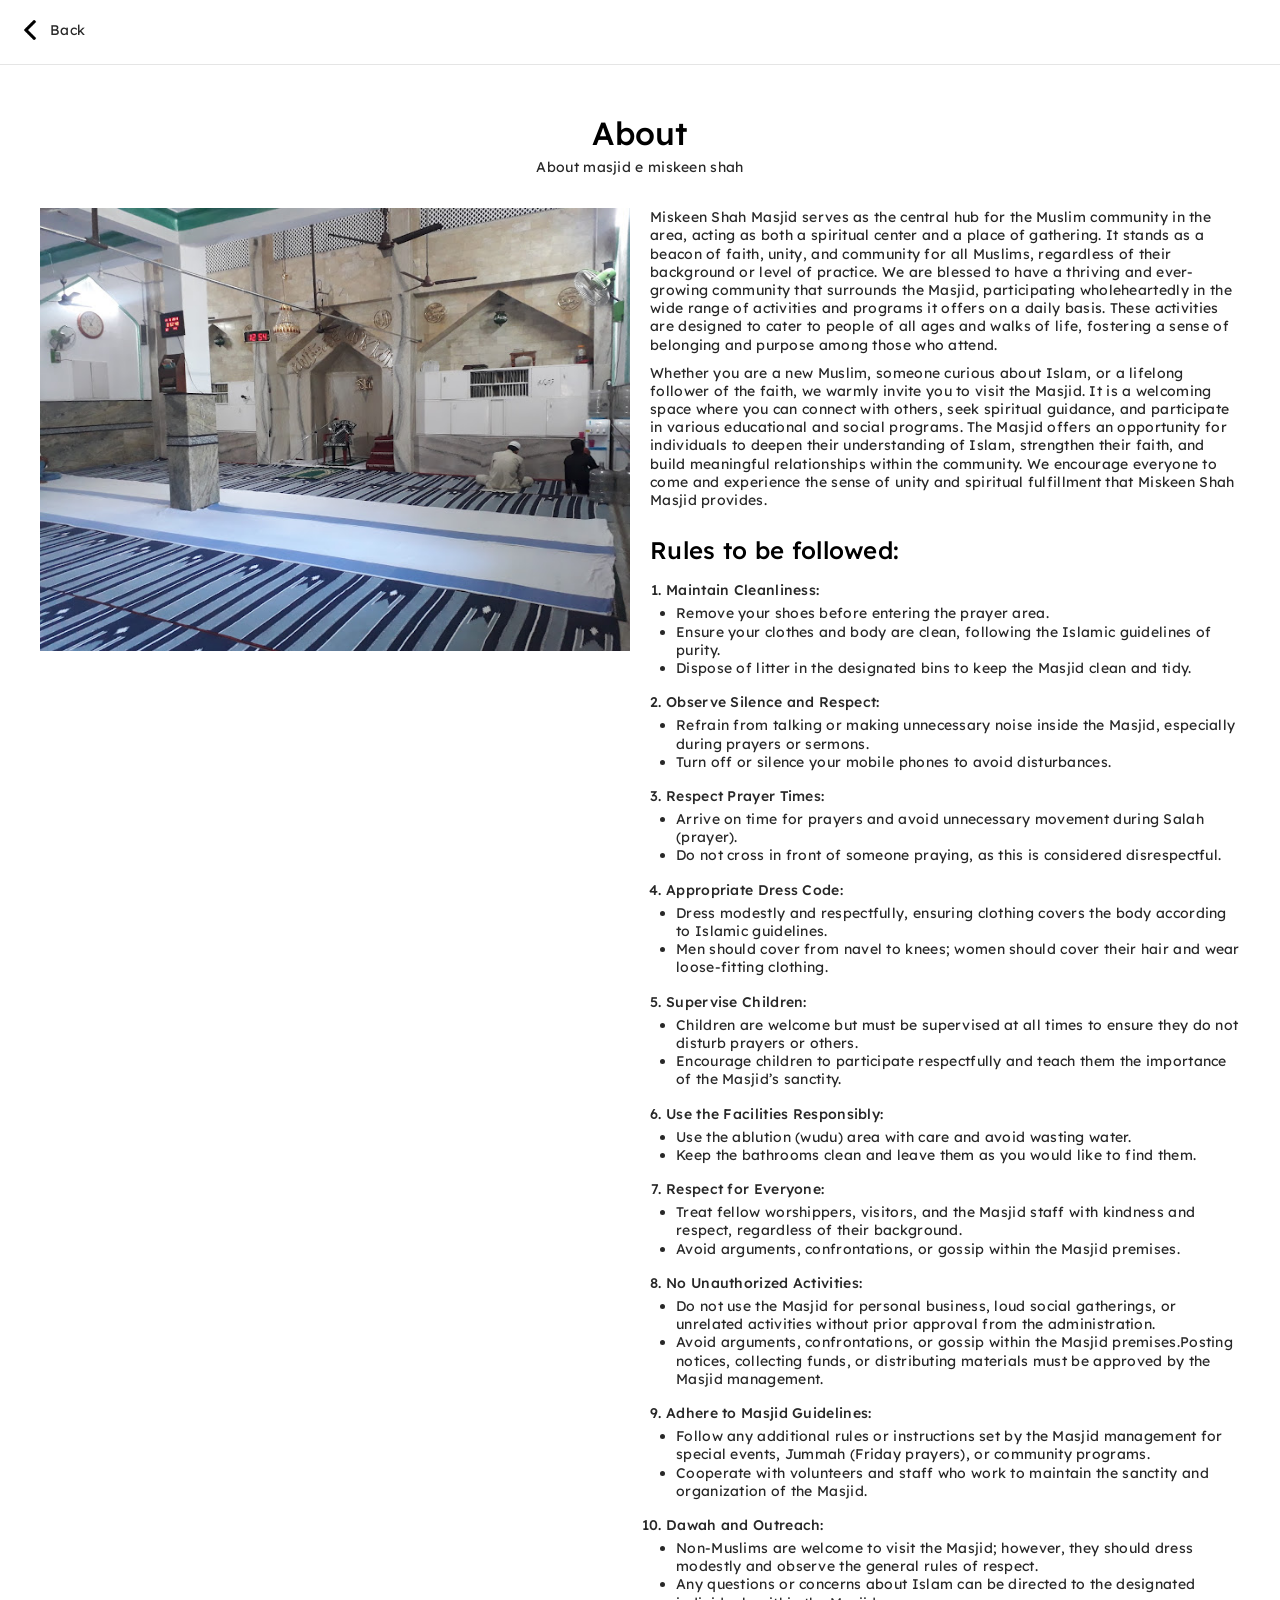
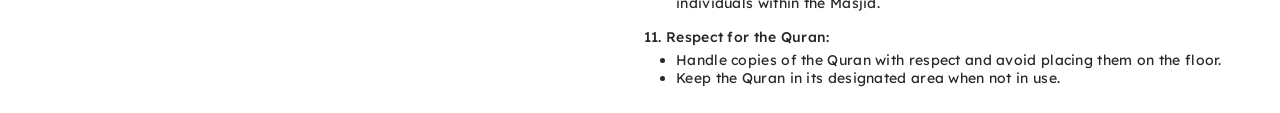
<file: about.html>
<!DOCTYPE html>
<html lang="en">
  <head>
    <meta charset="UTF-8" />
    <meta http-equiv="X-UA-Compatible" content="IE=edge" />
    <meta
      name="viewport"
      content="width=device-width, initial-scale=1.0, maximum-scale=1.0, user-scalable=no"
    />

    <!-- favicons  -->
    <link rel="icon" href="./images/icon.png" type="image/png" />

    <!-- styles -->
    <link rel="stylesheet" href="./styles/global.css" />
    <link rel="stylesheet" href="./styles/header.css" />
    <link rel="stylesheet" href="./styles/loader.css" />
    <link rel="stylesheet" href="./styles/footer.css" />
    <link rel="stylesheet" href="./styles/donate.css" />
    <link rel="stylesheet" href="./styles/about.css" />

    <!-- Link Swiper's CSS -->
    <link
      rel="stylesheet"
      href="https://cdn.jsdelivr.net/npm/swiper@11/swiper-bundle.min.css"
    />

    <!-- bootstrap css  -->
    <link
      rel="stylesheet"
      href="https://cdn.jsdelivr.net/npm/bootstrap-icons@1.11.3/font/bootstrap-icons.min.css"
    />

    <title>Home - Masjid Miskeen Shah</title>
  </head>
  <body>
    <div class="loader-container">
      <img src="./images/icon.png" alt="" />
      <div class="loader"></div>
    </div>

    <main>
      <header class="header">
        <a href="./" class="header-content">
          <img src="./images/icons/left-arrow.png" alt="" />
          <p>Back</p>
        </a>
      </header>
      <section class="heading">
        <h1>About</h1>
        <p>About masjid e miskeen shah</p>
      </section>

      <section class="about">
        <div class="about-content">
          <div class="right">
            <img src="./images/masjid/3.jpg" alt="" />
          </div>
          <div class="left">
            <!-- <h1>Welcome to Miskeen Shah Masjid</h1> -->
            <p>
              Miskeen Shah Masjid serves as the central hub for the Muslim
              community in the area, acting as both a spiritual center and a
              place of gathering. It stands as a beacon of faith, unity, and
              community for all Muslims, regardless of their background or level
              of practice. We are blessed to have a thriving and ever-growing
              community that surrounds the Masjid, participating wholeheartedly
              in the wide range of activities and programs it offers on a daily
              basis. These activities are designed to cater to people of all
              ages and walks of life, fostering a sense of belonging and purpose
              among those who attend.
            </p>
            <p>
              Whether you are a new Muslim, someone curious about Islam, or a
              lifelong follower of the faith, we warmly invite you to visit the
              Masjid. It is a welcoming space where you can connect with others,
              seek spiritual guidance, and participate in various educational
              and social programs. The Masjid offers an opportunity for
              individuals to deepen their understanding of Islam, strengthen
              their faith, and build meaningful relationships within the
              community. We encourage everyone to come and experience the sense
              of unity and spiritual fulfillment that Miskeen Shah Masjid
              provides.
            </p>
            <h2>Rules to be followed:</h2>

            <ol>
              <li>Maintain Cleanliness:</li>
              <ul>
                <li>Remove your shoes before entering the prayer area.</li>
                <li>
                  Ensure your clothes and body are clean, following the Islamic
                  guidelines of purity.
                </li>
                <li>
                  Dispose of litter in the designated bins to keep the Masjid
                  clean and tidy.
                </li>
              </ul>
              <li>Observe Silence and Respect:</li>
              <ul>
                <li>
                  Refrain from talking or making unnecessary noise inside the
                  Masjid, especially during prayers or sermons.
                </li>
                <li>
                  Turn off or silence your mobile phones to avoid disturbances.
                </li>
              </ul>
              <li>Respect Prayer Times:</li>
              <ul>
                <li>
                  Arrive on time for prayers and avoid unnecessary movement
                  during Salah (prayer).
                </li>
                <li>
                  Do not cross in front of someone praying, as this is
                  considered disrespectful.
                </li>
              </ul>
              <li>Appropriate Dress Code:</li>
              <ul>
                <li>
                  Dress modestly and respectfully, ensuring clothing covers the
                  body according to Islamic guidelines.
                </li>
                <li>
                  Men should cover from navel to knees; women should cover their
                  hair and wear loose-fitting clothing.
                </li>
              </ul>
              <li>Supervise Children:</li>
              <ul>
                <li>
                  Children are welcome but must be supervised at all times to
                  ensure they do not disturb prayers or others.
                </li>
                <li>
                  Encourage children to participate respectfully and teach them
                  the importance of the Masjid’s sanctity.
                </li>
              </ul>
              <li>Use the Facilities Responsibly:</li>
              <ul>
                <li>
                  Use the ablution (wudu) area with care and avoid wasting
                  water.
                </li>
                <li>
                  Keep the bathrooms clean and leave them as you would like to
                  find them.
                </li>
              </ul>
              <li>Respect for Everyone:</li>
              <ul>
                <li>
                  Treat fellow worshippers, visitors, and the Masjid staff with
                  kindness and respect, regardless of their background.
                </li>
                <li>
                  Avoid arguments, confrontations, or gossip within the Masjid
                  premises.
                </li>
              </ul>
              <li>No Unauthorized Activities:</li>
              <ul>
                <li>
                  Do not use the Masjid for personal business, loud social
                  gatherings, or unrelated activities without prior approval
                  from the administration.
                </li>
                <li>
                  Avoid arguments, confrontations, or gossip within the Masjid
                  premises.Posting notices, collecting funds, or distributing
                  materials must be approved by the Masjid management.
                </li>
              </ul>
              <li>Adhere to Masjid Guidelines:</li>
              <ul>
                <li>
                  Follow any additional rules or instructions set by the Masjid
                  management for special events, Jummah (Friday prayers), or
                  community programs.
                </li>
                <li>
                  Cooperate with volunteers and staff who work to maintain the
                  sanctity and organization of the Masjid.
                </li>
              </ul>
              <li>Dawah and Outreach:</li>

              <ul>
                <li>
                  Non-Muslims are welcome to visit the Masjid; however, they
                  should dress modestly and observe the general rules of
                  respect.
                </li>
                <li>
                  Any questions or concerns about Islam can be directed to the
                  designated individuals within the Masjid.
                </li>
              </ul>

              <li>Respect for the Quran:</li>
              <ul>
                <li>
                  Handle copies of the Quran with respect and avoid placing them
                  on the floor.
                </li>
                <li>Keep the Quran in its designated area when not in use.</li>
              </ul>
            </ol>
          </div>
        </div>
      </section>
    </main>

    <!-- scripts  -->
    <script src="./script/header.js"></script>
    <script src="./script/loader.js"></script>
  </body>
</html>
</file>
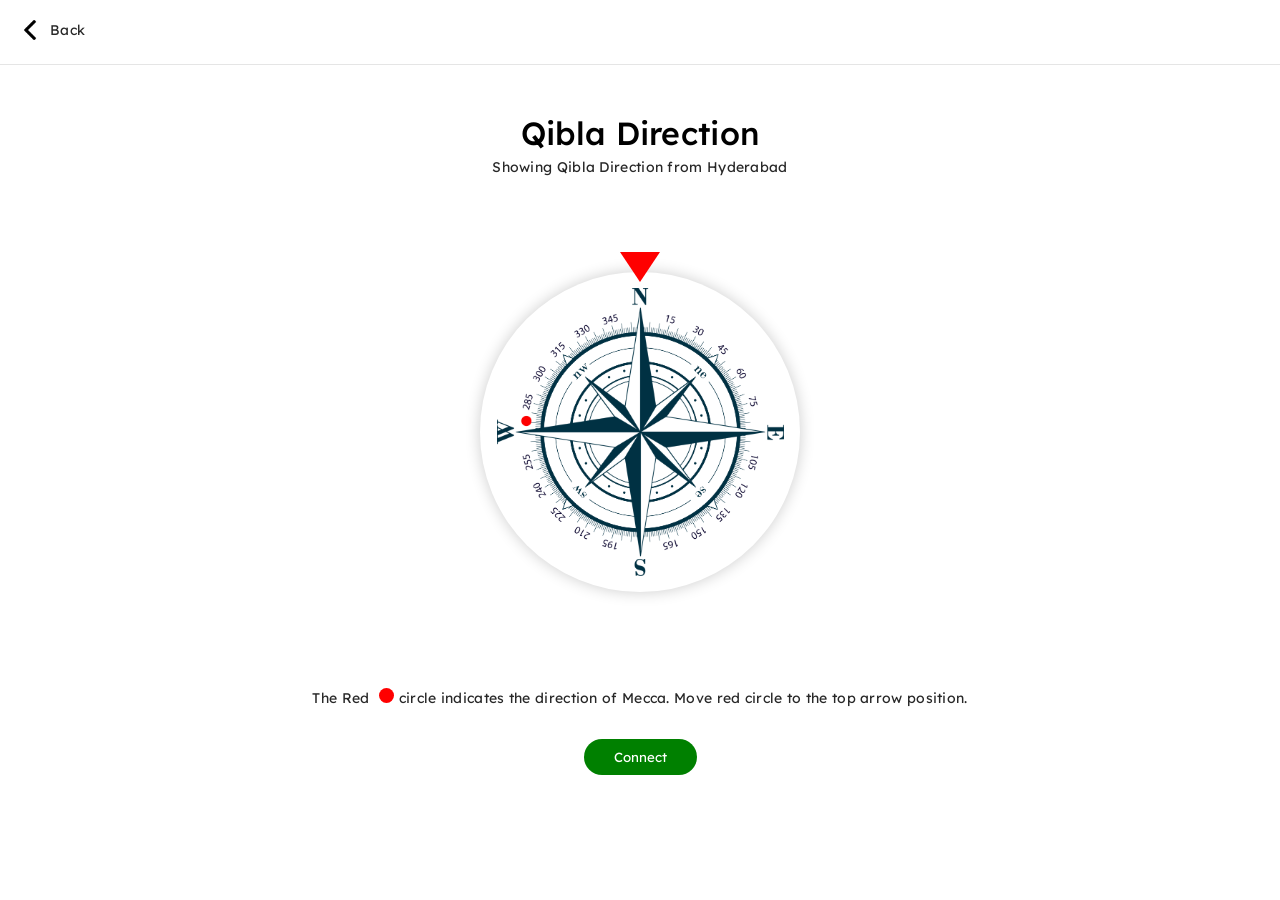
<file: compas.html>
<!DOCTYPE html>
<html lang="en">
  <head>
    <meta charset="UTF-8" />
    <meta http-equiv="X-UA-Compatible" content="IE=edge" />
    <meta
      name="viewport"
      content="width=device-width, initial-scale=1.0, maximum-scale=1.0, user-scalable=no"
    />

    <!-- favicons  -->
    <link rel="icon" href="./images/icon.png" type="image/png" />

    <!-- styles -->
    <link rel="stylesheet" href="./styles/loader.css" />
    <link rel="stylesheet" href="./styles/global.css" />
    <link rel="stylesheet" href="./styles/header.css" />
    <link rel="stylesheet" href="./styles/footer.css" />
    <link rel="stylesheet" href="./styles/compas.css" />

    <!-- Link Swiper's CSS -->
    <link
      rel="stylesheet"
      href="https://cdn.jsdelivr.net/npm/swiper@11/swiper-bundle.min.css"
    />

    <!-- bootstrap css  -->
    <link
      rel="stylesheet"
      href="https://cdn.jsdelivr.net/npm/bootstrap-icons@1.11.3/font/bootstrap-icons.min.css"
    />

    <title>Home - Masjid Miskeen Shah</title>
  </head>

  <body>
    <div class="loader-container">
      <img src="./images/icon.png" alt="" />
      <div class="loader"></div>
    </div>

    <main>
      <header class="header">
        <a href="./" class="header-content">
          <img src="./images/icons/left-arrow.png" alt="" />
          <p>Back</p>
        </a>
      </header>

      <section class="heading">
        <h1>Qibla Direction</h1>
        <p>Showing Qibla Direction from Hyderabad</p>
      </section>

      <section class="compass-area">
        <div class="compass-area-content">
          <div class="compass">
            <div class="arrow"></div>
            <div class="compass-circle"></div>
            <div class="my-point"></div>
          </div>
        </div>
      </section>
      <section class="details">
        <p>
          The Red <span></span>circle indicates the direction of Mecca. Move red
          circle to the top arrow position.
        </p>
      </section>

      <div class="btn-area"><button class="start-btn">Connect</button></div>
    </main>

    <!-- scripts  -->
    <script src="./script/header.js"></script>
    <script src="./script/loader.js"></script>
    <script src="./script/compas.js"></script>
  </body>
</html>
</file>
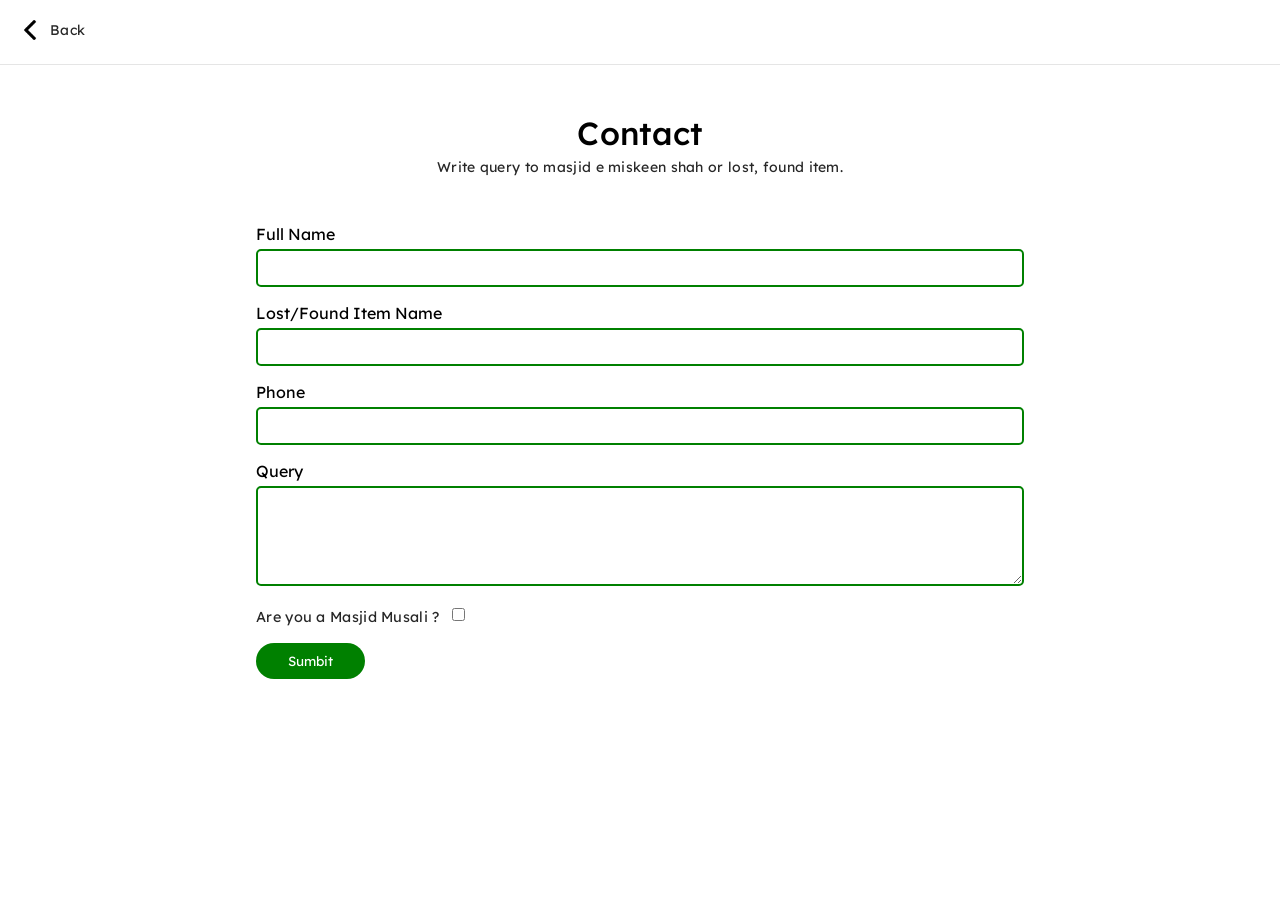
<file: contact.html>
<!DOCTYPE html>
<html lang="en">
  <head>
    <meta charset="UTF-8" />
    <meta http-equiv="X-UA-Compatible" content="IE=edge" />
    <meta name="viewport" content="width=device-width, initial-scale=1.0, maximum-scale=1.0, user-scalable=no" />


    <!-- favicons  -->
    <link rel="icon" href="./images/icon.png" type="image/png" />

    <!-- styles -->
    <link rel="stylesheet" href="./styles/global.css" />
    <link rel="stylesheet" href="./styles/loader.css" />
    <link rel="stylesheet" href="./styles/header.css" />
    <link rel="stylesheet" href="./styles/footer.css" />
    <link rel="stylesheet" href="./styles/donate.css" />
    <link rel="stylesheet" href="./styles/contact.css" />

    <!-- Link Swiper's CSS -->
    <link
      rel="stylesheet"
      href="https://cdn.jsdelivr.net/npm/swiper@11/swiper-bundle.min.css"
    />

    <!-- bootstrap css  -->
    <link
      rel="stylesheet"
      href="https://cdn.jsdelivr.net/npm/bootstrap-icons@1.11.3/font/bootstrap-icons.min.css"
    />

    <title>Home - Masjid Miskeen Shah</title>
  </head>
  <body>
    <div class="loader-container">
        <img src="./images/icon.png" alt="" />
        <div class="loader"></div>
      </div>

    <main>
      <header class="header">
        <a href="./" class="header-content">
          <img src="./images/icons/left-arrow.png" alt=""> 
          <p>Back</p>
        </a>
      </header>

      <section class="heading">
        <h1>Contact</h1>
        <p>Write query to masjid e miskeen shah or lost, found item.</p>
      </section>

      <section class="form">
        <form class="form-content">
            <div class="col">
                <label for="">Full Name</label>
                <input type="text">
            </div>
            <div class="col">
                <label for="">Lost/Found Item Name</label>
                <input type="text">
            </div>
            <div class="col">
                <label for="">Phone</label>
                <input type="tel">
            </div>
            <div class="col">
                <label for="">Query</label>
                <textarea></textarea>
            </div>
            <div class="col">
                <span>Are you a Masjid Musali ?</span>
                <input type="checkbox">
            </div>

            <div class="btn">
                <button type="submit">Sumbit</button>
            </div>
        </form>
      </section>

      

    </main>

    <!-- scripts  -->
    <script src="./script/header.js"></script>
    <script src="./script/loader.js"></script>
  </body>
</html>
</file>
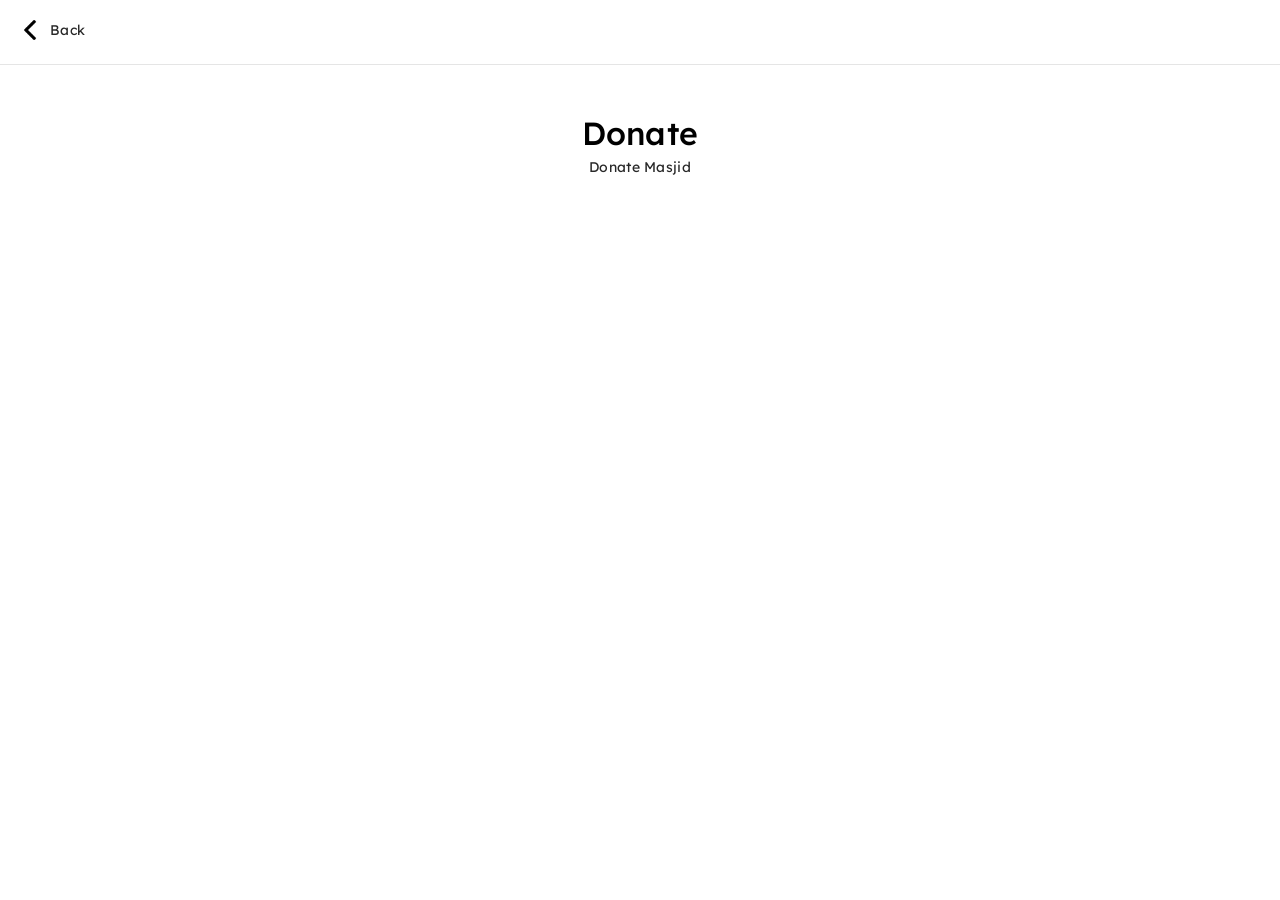
<file: donate.html>
<!DOCTYPE html>
<html lang="en">
  <head>
    <meta charset="UTF-8" />
    <meta http-equiv="X-UA-Compatible" content="IE=edge" />
    <meta
      name="viewport"
      content="width=device-width, initial-scale=1.0, maximum-scale=1.0, user-scalable=no"
    />

    <!-- favicons  -->
    <link rel="icon" href="./images/icon.png" type="image/png" />

    <!-- styles -->
    <link rel="stylesheet" href="./styles/global.css" />
    <link rel="stylesheet" href="./styles/header.css" />
    <link rel="stylesheet" href="./styles/loader.css" />
    <link rel="stylesheet" href="./styles/footer.css" />
    <link rel="stylesheet" href="./styles/donate.css" />
    <link rel="stylesheet" href="./styles/about.css" />

    <!-- Link Swiper's CSS -->
    <link
      rel="stylesheet"
      href="https://cdn.jsdelivr.net/npm/swiper@11/swiper-bundle.min.css"
    />

    <!-- bootstrap css  -->
    <link
      rel="stylesheet"
      href="https://cdn.jsdelivr.net/npm/bootstrap-icons@1.11.3/font/bootstrap-icons.min.css"
    />

    <title>Home - Masjid Miskeen Shah</title>
  </head>
  <body>
    <div class="loader-container">
      <img src="./images/icon.png" alt="" />
      <div class="loader"></div>
    </div>

    <main>
      <header class="header">
        <a href="./" class="header-content">
          <img src="./images/icons/left-arrow.png" alt=""> 
          <p>Back</p>
        </a>
      </header>



      <section class="heading">
        <h1>Donate</h1>
        <p>Donate Masjid </p>
      </section>

     

      
    </main>

    <!-- scripts  -->
    <script src="./script/header.js"></script>
    <script src="./script/loader.js"></script>
  </body>
</html>
</file>
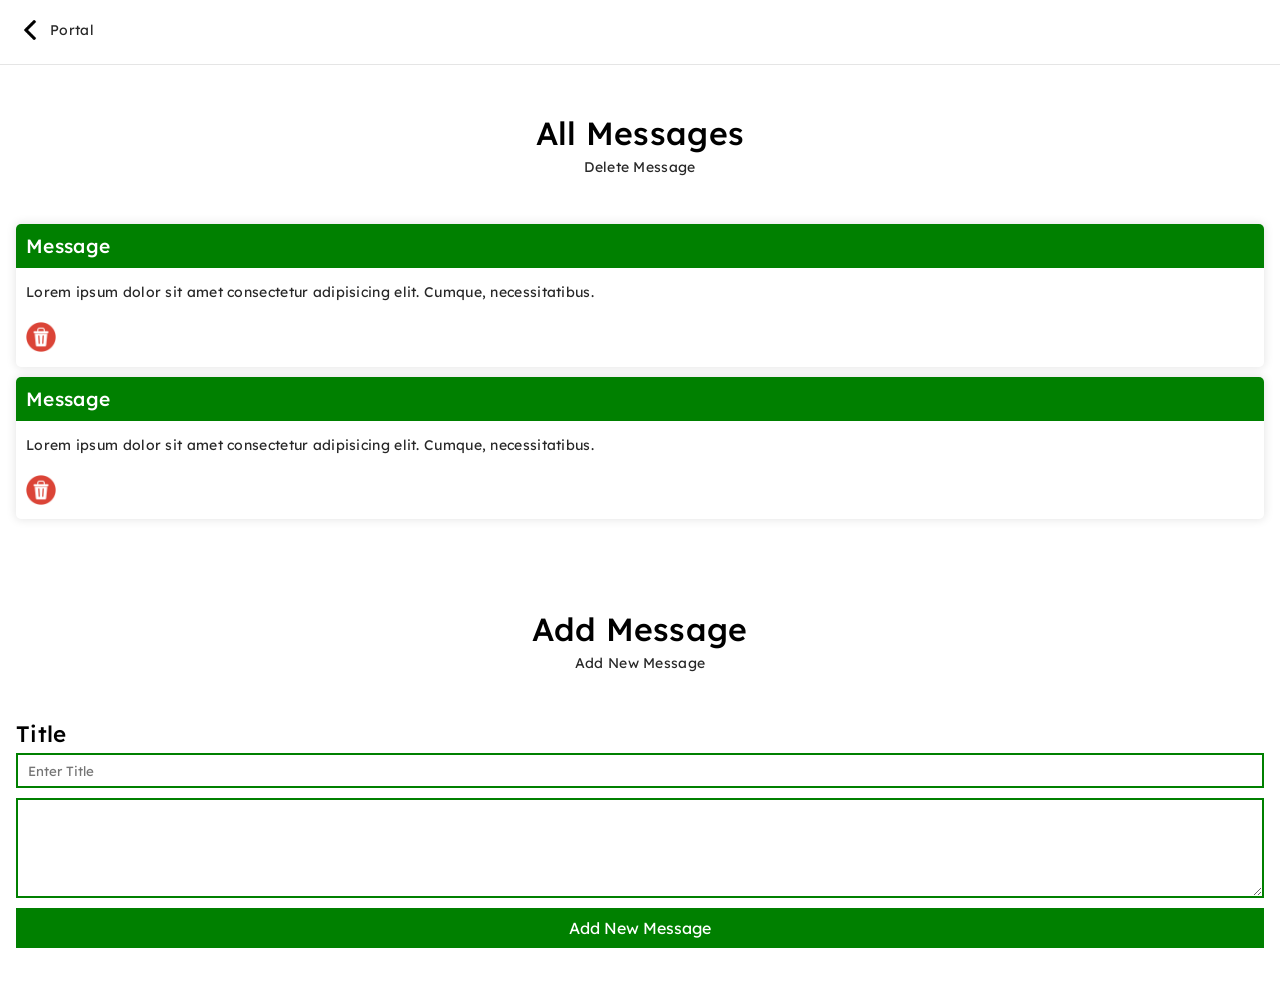
<file: edit-message.html>
<!DOCTYPE html>
<html lang="en">
  <head>
    <meta charset="UTF-8" />
    <meta http-equiv="X-UA-Compatible" content="IE=edge" />
    <meta
      name="viewport"
      content="width=device-width, initial-scale=1.0, maximum-scale=1.0, user-scalable=no"
    />

    <!-- favicons  -->
    <link rel="icon" href="./images/icon.png" type="image/png" />

    <!-- styles -->
    <link rel="stylesheet" href="./styles/global.css" />
    <link rel="stylesheet" href="./styles/header.css" />
    <link rel="stylesheet" href="./styles/footer.css" />
    <link rel="stylesheet" href="./styles/loader.css" />
    <link rel="stylesheet" href="./styles/donate.css" />
    <link rel="stylesheet" href="./styles/edit-message.css" />

    <!-- Link Swiper's CSS -->
    <link
      rel="stylesheet"
      href="https://cdn.jsdelivr.net/npm/swiper@11/swiper-bundle.min.css"
    />

    <!-- bootstrap css  -->
    <link
      rel="stylesheet"
      href="https://cdn.jsdelivr.net/npm/bootstrap-icons@1.11.3/font/bootstrap-icons.min.css"
    />

    <title>Home - Masjid Miskeen Shah</title>
  </head>
  <body>
    <div class="loader-container">
      <img src="./images/icon.png" alt="" />
      <div class="loader"></div>
    </div>

    <main>
      <header class="header">
        <a href="./portal.html" class="header-content">
          <img src="./images/icons/left-arrow.png" alt="">
          <p>Portal</p>
        </a>
      </header>


      <section class="heading">
        <h1>All Messages</h1>
        <p>Delete Message</p>
      </section>

      <section class="messages">
        <div class="messages-content">
          <div class="message__single">
            <h4>Message</h4>
            <p>
              Lorem ipsum dolor sit amet consectetur adipisicing elit. Cumque, necessitatibus.
            </p>
            <a href="#">
              <img src="./images/icons/trash.png" alt="">
            </a>
          </div>
          <div class="message__single">
            <h4>Message</h4>
            <p>
              Lorem ipsum dolor sit amet consectetur adipisicing elit. Cumque, necessitatibus.
            </p>
            <a href="#">
              <img src="./images/icons/trash.png" alt="">
            </a>
          </div>
        </div>
      </section>


      <section class="heading">
        <h1>Add Message</h1>
        <p>Add New Message</p>
      </section>


      <section class="add-message">
        <form action="" class="add-message-content">
            <h3>Title</h3>
            <input required type="text" placeholder="Enter Title">
            <textarea required ></textarea>
            <button>Add New Message</button>
        </form>
      </section>
      
    </main>

    <!-- scripts  -->
    <script src="./script/header.js"></script>
    <script src="./script/loader.js"></script>
  </body>
</html>
</file>
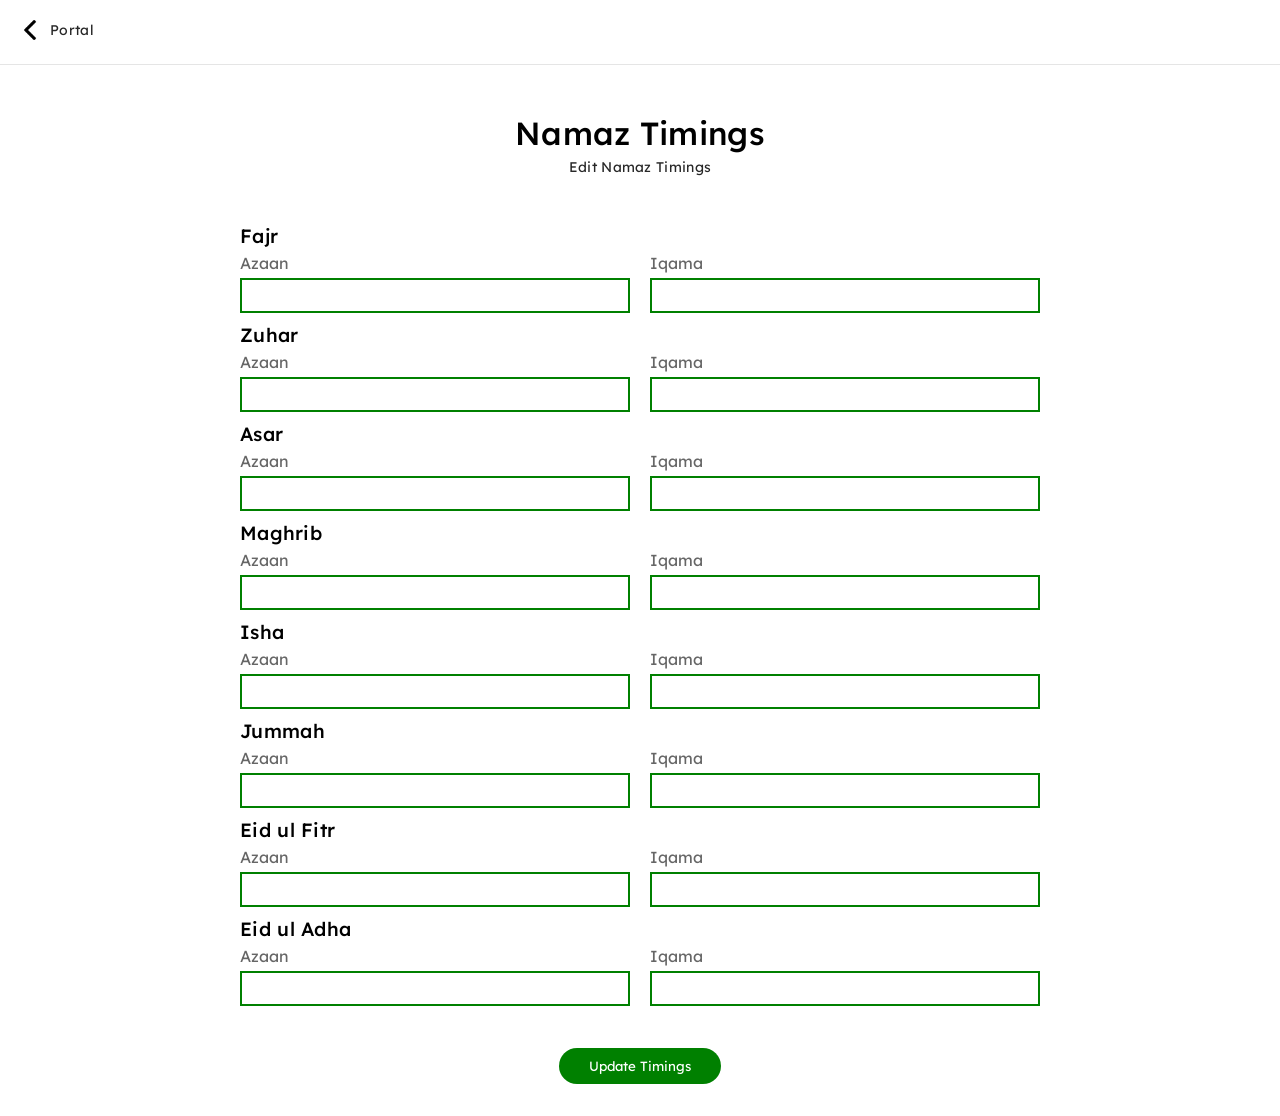
<file: edit-namaz.html>
<!DOCTYPE html>
<html lang="en">
  <head>
    <meta charset="UTF-8" />
    <meta http-equiv="X-UA-Compatible" content="IE=edge" />
    <meta
      name="viewport"
      content="width=device-width, initial-scale=1.0, maximum-scale=1.0, user-scalable=no"
    />

    <!-- favicons  -->
    <link rel="icon" href="./images/icon.png" type="image/png" />

    <!-- styles -->
    <link rel="stylesheet" href="./styles/global.css" />
    <link rel="stylesheet" href="./styles/header.css" />
    <link rel="stylesheet" href="./styles/footer.css" />
    <link rel="stylesheet" href="./styles/loader.css" />
    <link rel="stylesheet" href="./styles/edit-namaz.css" />

    <!-- Link Swiper's CSS -->
    <link
      rel="stylesheet"
      href="https://cdn.jsdelivr.net/npm/swiper@11/swiper-bundle.min.css"
    />

    <!-- bootstrap css  -->
    <link
      rel="stylesheet"
      href="https://cdn.jsdelivr.net/npm/bootstrap-icons@1.11.3/font/bootstrap-icons.min.css"
    />

    <title>Home - Masjid Miskeen Shah</title>
  </head>
  <body>
    <div class="loader-container">
      <img src="./images/icon.png" alt="" />
      <div class="loader"></div>
    </div>

    <main>
      <header class="header">
        <a href="./portal.html" class="header-content">
          <img src="./images/icons/left-arrow.png" alt="">
          <p>Portal</p>
        </a>
      </header>


      <section class="heading">
        <h1>Namaz Timings</h1>
        <p>Edit Namaz Timings</p>
      </section>

      <section class="salah">
        <form class="salah-content">
          <h3>Fajr</h3>
          <div class="col">
            <div>
              <label for="">Azaan</label>
              <input type="text" />
            </div>
            <div>
              <label for="">Iqama</label>
              <input type="text" />
            </div>
          </div>
          <h3>Zuhar</h3>
          <div class="col">
            <div>
              <label for="">Azaan</label>
              <input type="text" />
            </div>
            <div>
              <label for="">Iqama</label>
              <input type="text" />
            </div>
          </div>
          <h3>Asar</h3>
          <div class="col">
            <div>
              <label for="">Azaan</label>
              <input type="text" />
            </div>
            <div>
              <label for="">Iqama</label>
              <input type="text" />
            </div>
          </div>
          <h3>Maghrib</h3>
          <div class="col">
            <div>
              <label for="">Azaan</label>
              <input type="text" />
            </div>
            <div>
              <label for="">Iqama</label>
              <input type="text" />
            </div>
          </div>
          <h3>Isha</h3>
          <div class="col">
            <div>
              <label for="">Azaan</label>
              <input type="text" />
            </div>
            <div>
              <label for="">Iqama</label>
              <input type="text" />
            </div>
          </div>
          <h3>Jummah</h3>
          <div class="col">
            <div>
              <label for="">Azaan</label>
              <input type="text" />
            </div>
            <div>
              <label for="">Iqama</label>
              <input type="text" />
            </div>
          </div>
          <h3>Eid ul Fitr</h3>
          <div class="col">
            <div>
              <label for="">Azaan</label>
              <input type="text" />
            </div>
            <div>
              <label for="">Iqama</label>
              <input type="text" />
            </div>
          </div>
          <h3>Eid ul Adha</h3>
          <div class="col">
            <div>
              <label for="">Azaan</label>
              <input type="text" />
            </div>
            <div>
              <label for="">Iqama</label>
              <input type="text" />
            </div>
          </div>

          <div class="update">
            <button>Update Timings</button>
          </div>
        </form>
      </section>

      
    </main>

    <!-- scripts  -->
    <script src="./script/header.js"></script>
    <script src="./script/loader.js"></script>
  </body>
</html>
</file>
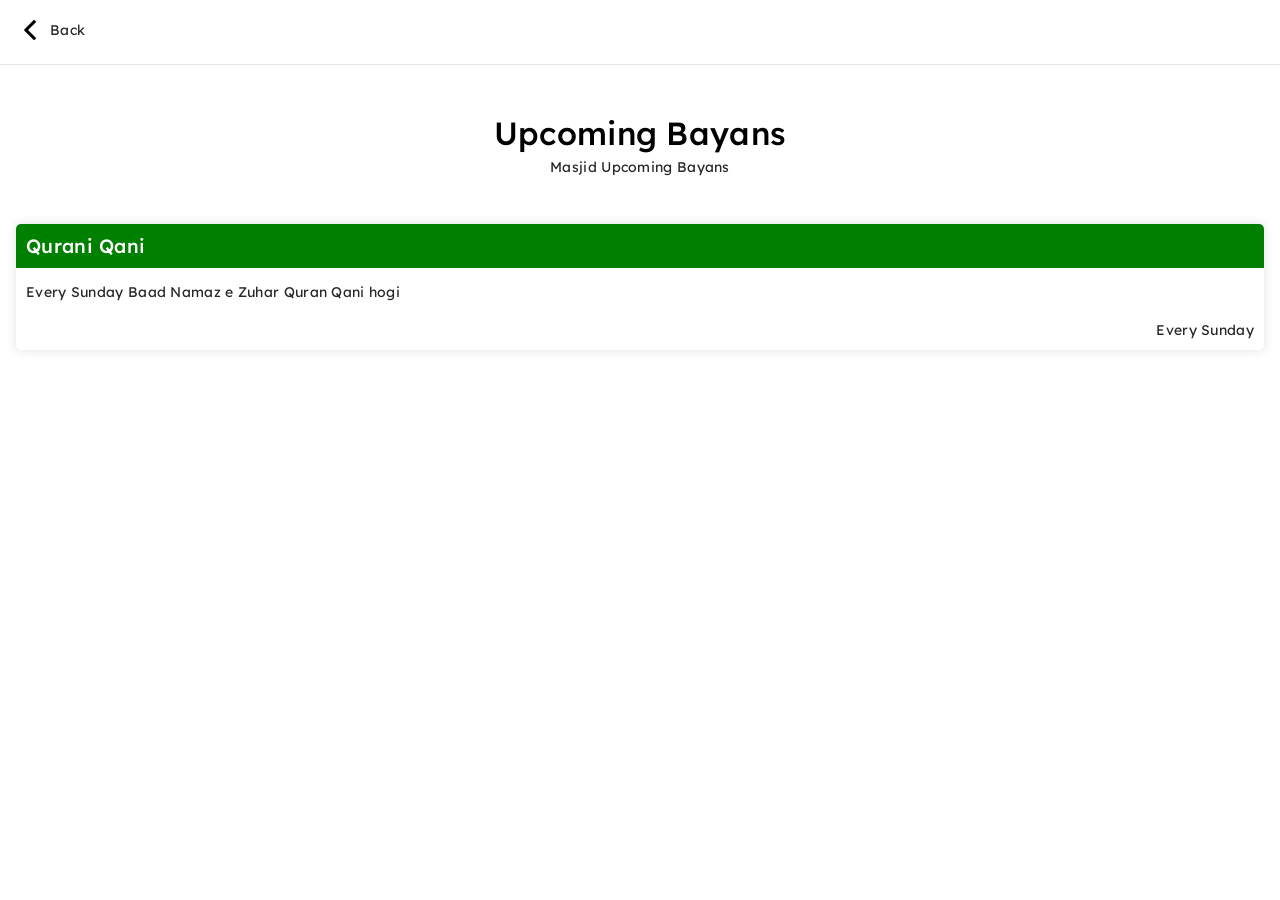
<file: events.html>
<!DOCTYPE html>
<html lang="en">
  <head>
    <meta charset="UTF-8" />
    <meta http-equiv="X-UA-Compatible" content="IE=edge" />
    <meta
      name="viewport"
      content="width=device-width, initial-scale=1.0, maximum-scale=1.0, user-scalable=no"
    />

    <!-- favicons  -->
    <link rel="icon" href="./images/icon.png" type="image/png" />

    <!-- styles -->
    <link rel="stylesheet" href="./styles/global.css" />
    <link rel="stylesheet" href="./styles/header.css" />
    <link rel="stylesheet" href="./styles/loader.css" />
    <link rel="stylesheet" href="./styles/footer.css" />
    <link rel="stylesheet" href="./styles/events.css" />

    <!-- Link Swiper's CSS -->
    <link
      rel="stylesheet"
      href="https://cdn.jsdelivr.net/npm/swiper@11/swiper-bundle.min.css"
    />

    <!-- bootstrap css  -->
    <link
      rel="stylesheet"
      href="https://cdn.jsdelivr.net/npm/bootstrap-icons@1.11.3/font/bootstrap-icons.min.css"
    />

    <title>Home - Masjid Miskeen Shah</title>
  </head>
  <body>
    <div class="loader-container">
      <img src="./images/icon.png" alt="" />
      <div class="loader"></div>
    </div>

    <main>
      <header class="header">
        <a href="./" class="header-content">
          <img src="./images/icons/left-arrow.png" alt=""> 
          <p>Back</p>
        </a>
      </header>



      <section class="heading">
        <h1>Upcoming Bayans</h1>
        <p>Masjid Upcoming Bayans</p>
      </section>

      <section class="events">
        <div class="events-content">
          <div class="event__single">
            <h4>Qurani Qani</h4>
            <p>Every Sunday Baad Namaz e Zuhar Quran Qani hogi</p>
            <span>Every Sunday</span>
          </div>
        </div>
      </section>
     

      
    </main>

    <!-- scripts  -->
    <script src="./script/header.js"></script>
    <script src="./script/loader.js"></script>
  </body>
</html>
</file>
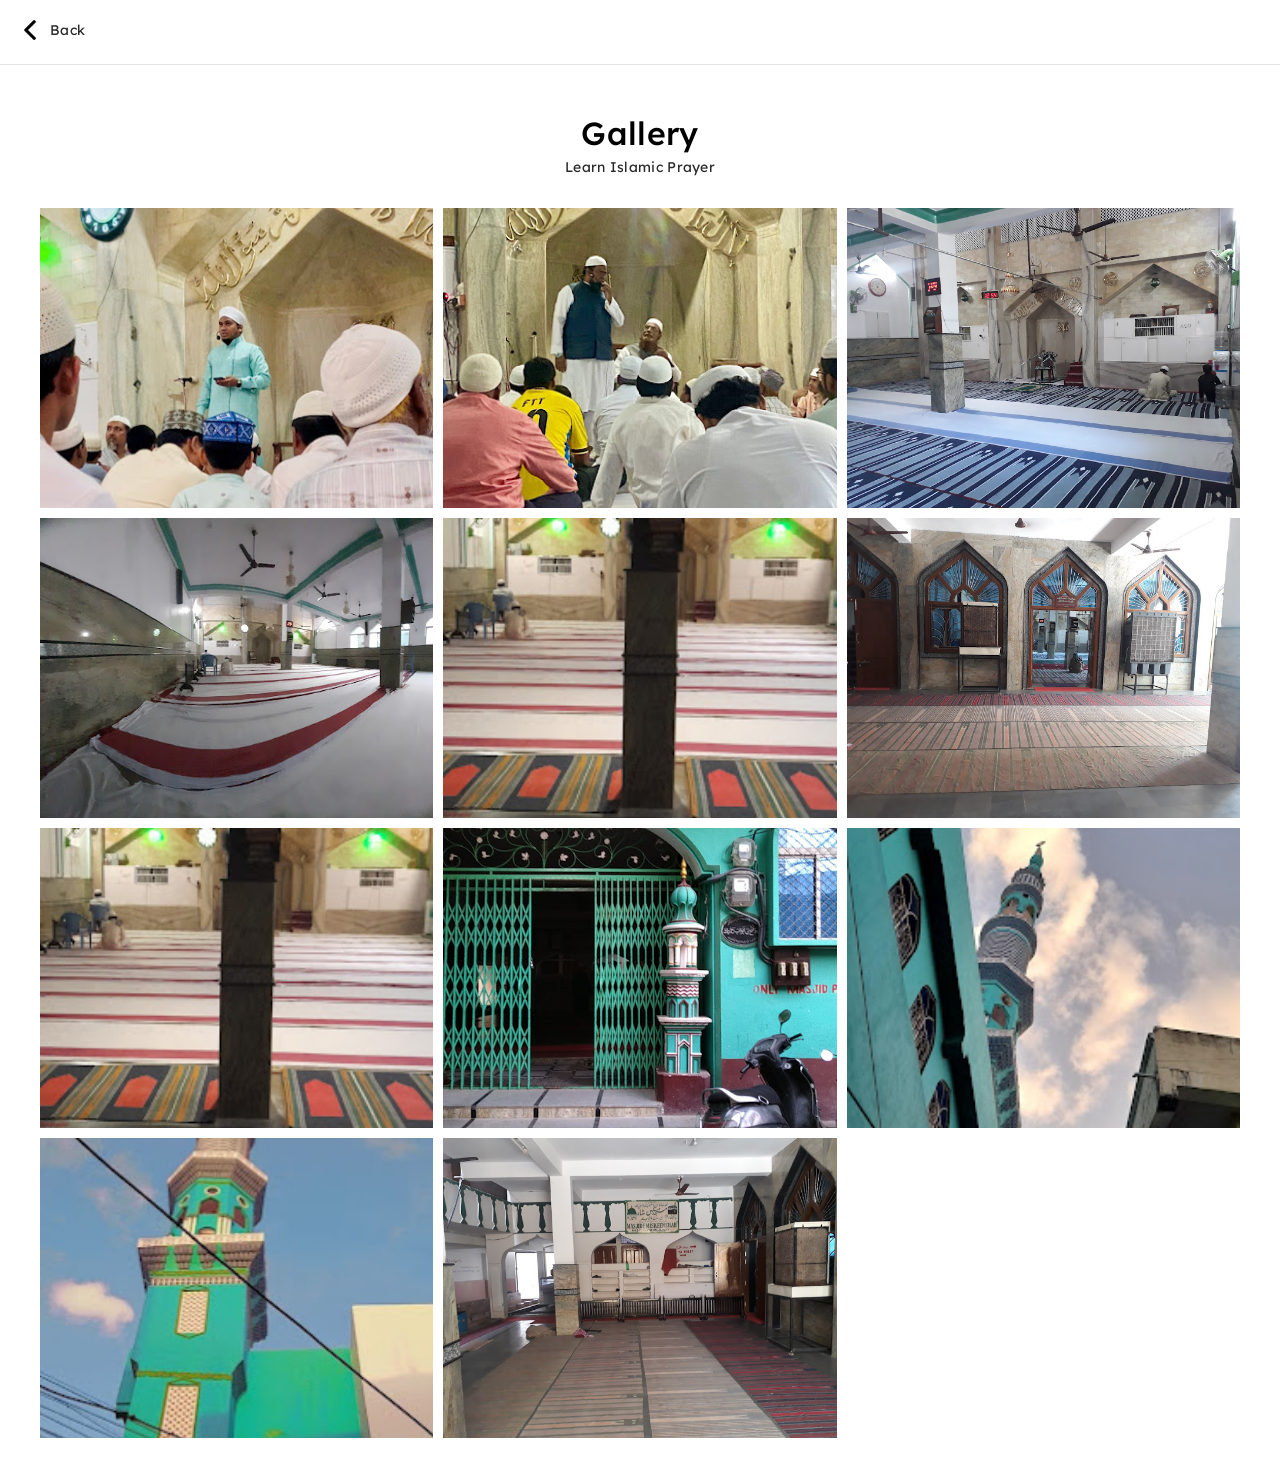
<file: gallery.html>
<!DOCTYPE html>
<html lang="en">
  <head>
    <meta charset="UTF-8" />
    <meta http-equiv="X-UA-Compatible" content="IE=edge" />
    <meta name="viewport" content="width=device-width, initial-scale=1.0, maximum-scale=1.0, user-scalable=no" />


     <!-- favicons  -->
     <link rel="icon" href="./images/icon.png" type="image/png">

    <!-- styles -->
    <link rel="stylesheet" href="./styles/loader.css" />
    <link rel="stylesheet" href="./styles/global.css" />
    <link rel="stylesheet" href="./styles/header.css" />
    <link rel="stylesheet" href="./styles/footer.css" />
    <link rel="stylesheet" href="./styles/gallery.css" />

    <!-- Link Swiper's CSS -->
    <link
      rel="stylesheet"
      href="https://cdn.jsdelivr.net/npm/swiper@11/swiper-bundle.min.css"
    />
    
    <!-- bootstrap css  -->
    <link rel="stylesheet" href="https://cdn.jsdelivr.net/npm/bootstrap-icons@1.11.3/font/bootstrap-icons.min.css">


    <title>Home - Masjid Miskeen Shah</title>
  </head>
  <body>
    <div class="loader-container">
      <img src="./images/icon.png" alt="" />
      <div class="loader"></div>
    </div>

    <main>
      <header class="header">
        <a href="./" class="header-content">
          <img src="./images/icons/left-arrow.png" alt=""> 
          <p>Back</p>
        </a>
      </header>


      <section class="heading">
        <h1>Gallery</h1>
        <p>Learn Islamic Prayer</p>
      </section>

      <section class="gallery">
        <div class="gallery-content">
          <div class="image">
            <img src="./images/masjid/11.jpg" alt="" />
          </div>
          <div class="image">
            <img src="./images/masjid/10.jpg" alt="" />
          </div>
          <div class="image">
            <img src="./images/masjid/3.jpg" alt="" />
          </div>
          <div class="image">
            <img src="./images/masjid/4.jpg" alt="" />
          </div>
          <div class="image">
            <img src="./images/masjid/5.jpg" alt="" />
          </div>
          <div class="image">
            <img src="./images/masjid/6.jpg" alt="" />
          </div>
          <div class="image">
            <img src="./images/masjid/7.jpg" alt="" />
          </div>
          <div class="image">
            <img src="./images/masjid/8.jpg" alt="" />
          </div>
          <div class="image">
            <img src="./images/masjid/9.jpg" alt="" />
          </div>
          <div class="image">
            <img src="./images/masjid/2.jpg" alt="" />
          </div>
          <div class="image">
            <img src="./images/masjid/1.jpg" alt="" />
          </div>
        </div>
      </section>

      
    
    </main>

    <!-- scripts  -->
    <script src="./script/header.js"></script>
    <script src="./script/loader.js"></script>
  </body>
</html>
</file>
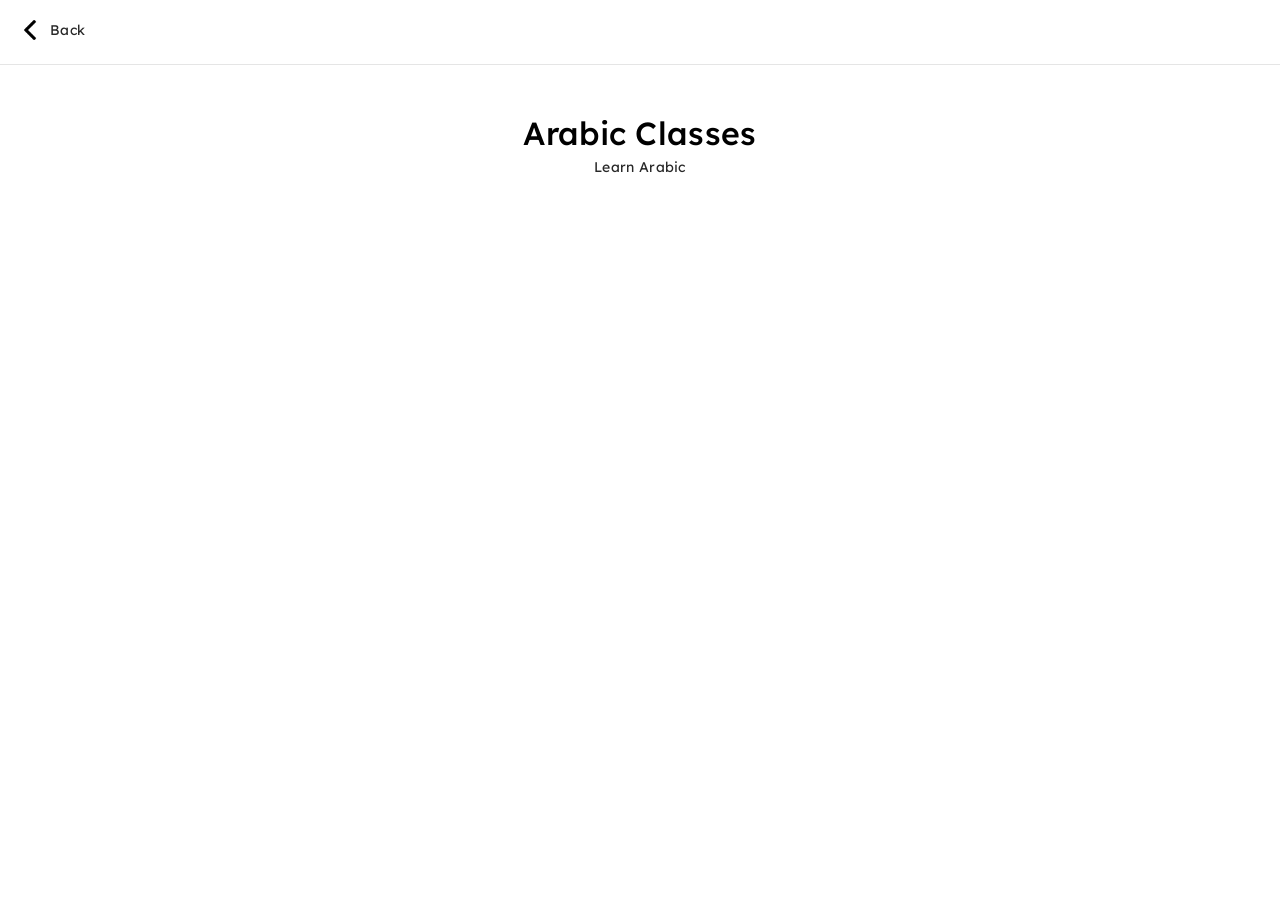
<file: learn-arabic.html>
<!DOCTYPE html>
<html lang="en">
  <head>
    <meta charset="UTF-8" />
    <meta http-equiv="X-UA-Compatible" content="IE=edge" />
    <meta
      name="viewport"
      content="width=device-width, initial-scale=1.0, maximum-scale=1.0, user-scalable=no"
    />

    <!-- favicons  -->
    <link rel="icon" href="./images/icon.png" type="image/png" />

    <!-- styles -->
    <link rel="stylesheet" href="./styles/global.css" />
    <link rel="stylesheet" href="./styles/header.css" />
    <link rel="stylesheet" href="./styles/loader.css" />
    <link rel="stylesheet" href="./styles/footer.css" />
    <link rel="stylesheet" href="./styles/donate.css" />
    <link rel="stylesheet" href="./styles/about.css" />

    <!-- Link Swiper's CSS -->
    <link
      rel="stylesheet"
      href="https://cdn.jsdelivr.net/npm/swiper@11/swiper-bundle.min.css"
    />

    <!-- bootstrap css  -->
    <link
      rel="stylesheet"
      href="https://cdn.jsdelivr.net/npm/bootstrap-icons@1.11.3/font/bootstrap-icons.min.css"
    />

    <title>Home - Masjid Miskeen Shah</title>
  </head>
  <body>
    <div class="loader-container">
      <img src="./images/icon.png" alt="" />
      <div class="loader"></div>
    </div>

    <main>
      <header class="header">
        <a href="./" class="header-content">
          <img src="./images/icons/left-arrow.png" alt=""> 
          <p>Back</p>
        </a>
      </header>



      <section class="heading">
        <h1>Arabic Classes</h1>
        <p>Learn Arabic </p>
      </section>

     

      
    </main>

    <!-- scripts  -->
    <script src="./script/header.js"></script>
    <script src="./script/loader.js"></script>
  </body>
</html>
</file>
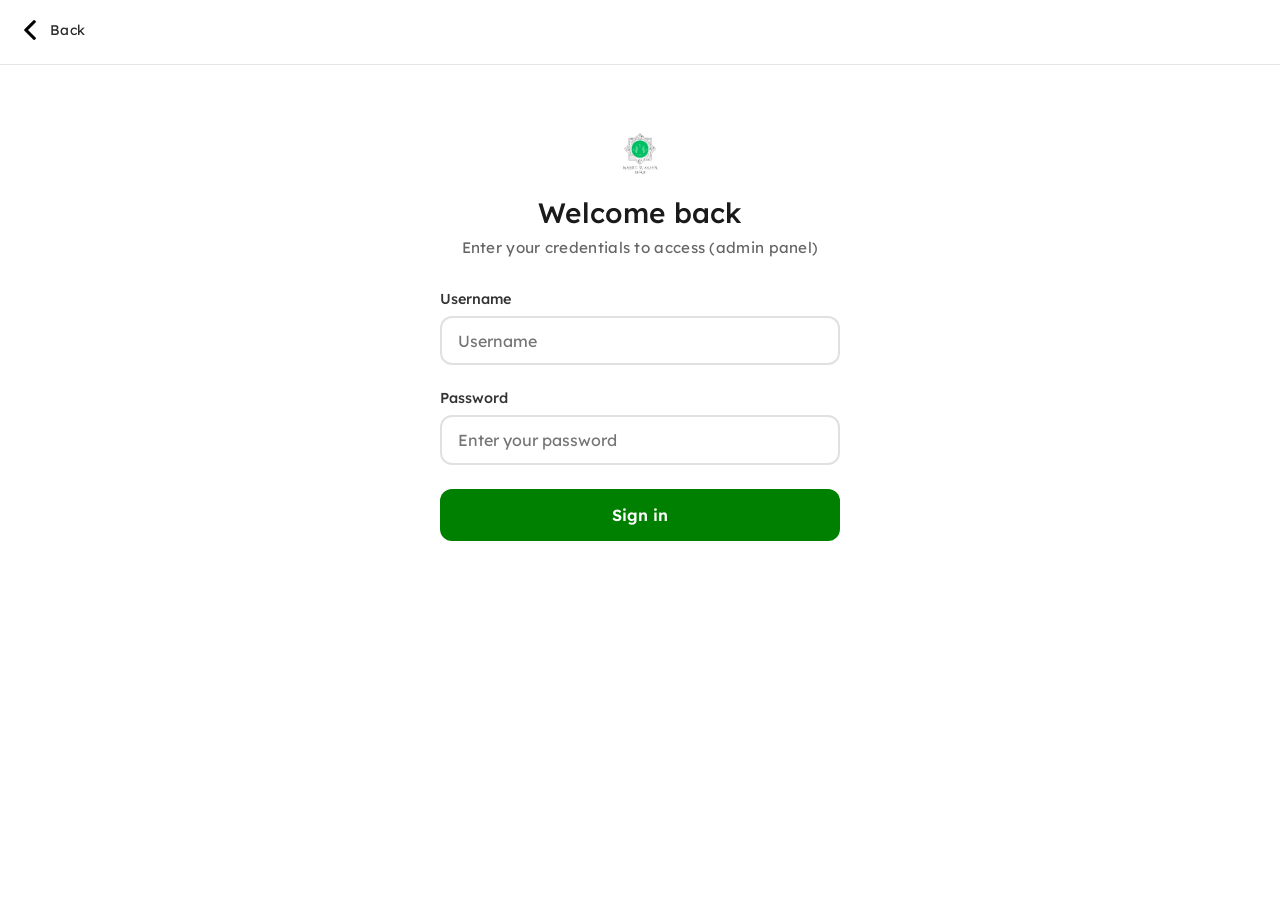
<file: login.html>
<!DOCTYPE html>
<html lang="en">

<head>
  <meta charset="UTF-8" />
  <meta http-equiv="X-UA-Compatible" content="IE=edge" />
  <meta name="viewport" content="width=device-width, initial-scale=1.0, maximum-scale=1.0, user-scalable=no" />

  <!-- favicons  -->
  <link rel="icon" href="./images/icon.png" type="image/png" />

  <!-- styles -->
  <link rel="stylesheet" href="./styles/global.css" />
  <link rel="stylesheet" href="./styles/header.css" />
  <link rel="stylesheet" href="./styles/footer.css" />
  <link rel="stylesheet" href="./styles/loader.css" />
  <link rel="stylesheet" href="./styles/login.css" />

  <!-- Link Swiper's CSS -->
  <link rel="stylesheet" href="https://cdn.jsdelivr.net/npm/swiper@11/swiper-bundle.min.css" />

  <!-- bootstrap css  -->
  <link rel="stylesheet" href="https://cdn.jsdelivr.net/npm/bootstrap-icons@1.11.3/font/bootstrap-icons.min.css" />

  <title>Home - Masjid Miskeen Shah</title>
</head>

<body>
  <div class="loader-container">
    <img src="./images/icon.png" alt="" />
    <div class="loader"></div>
  </div>

  <main>
    <header class="header">
      <a href="./" class="header-content">
        <img src="./images/icons/left-arrow.png" alt="">
        <p>Back</p>
      </a>
    </header>

    <section class="login">
      <form class="login-content">
        <div class="login-card">
          <div class="brand">
            <div class="brand-logo">
              <img src="./images/masjid-logo.png" alt="">
            </div>
            <h1>Welcome back</h1>
            <p>Enter your credentials to access (admin panel)</p>
          </div>

          <form id="loginForm">
            <div class="form-group">
              <label for="text">Username</label>
              <input type="text" id="email" placeholder="Username">
              <div class="error" id="emailError"></div>
            </div>

            <div class="form-group">
              <label for="password">Password</label>
              <input type="password" id="password" placeholder="Enter your password" autocomplete="current-password">
              <div class="error" id="passwordError"></div>
            </div>



            <button type="submit" class="login-btn" id="loginButton">
              Sign in
            </button>
          </form>
        </div>
      </form>
    </section>

    


  </main>

  <!-- scripts  -->
  <script src="./script/header.js"></script>
  <script src="./script/loader.js"></script>
  <script src="./script/timings.js"></script>
</body>

</html>
</file>
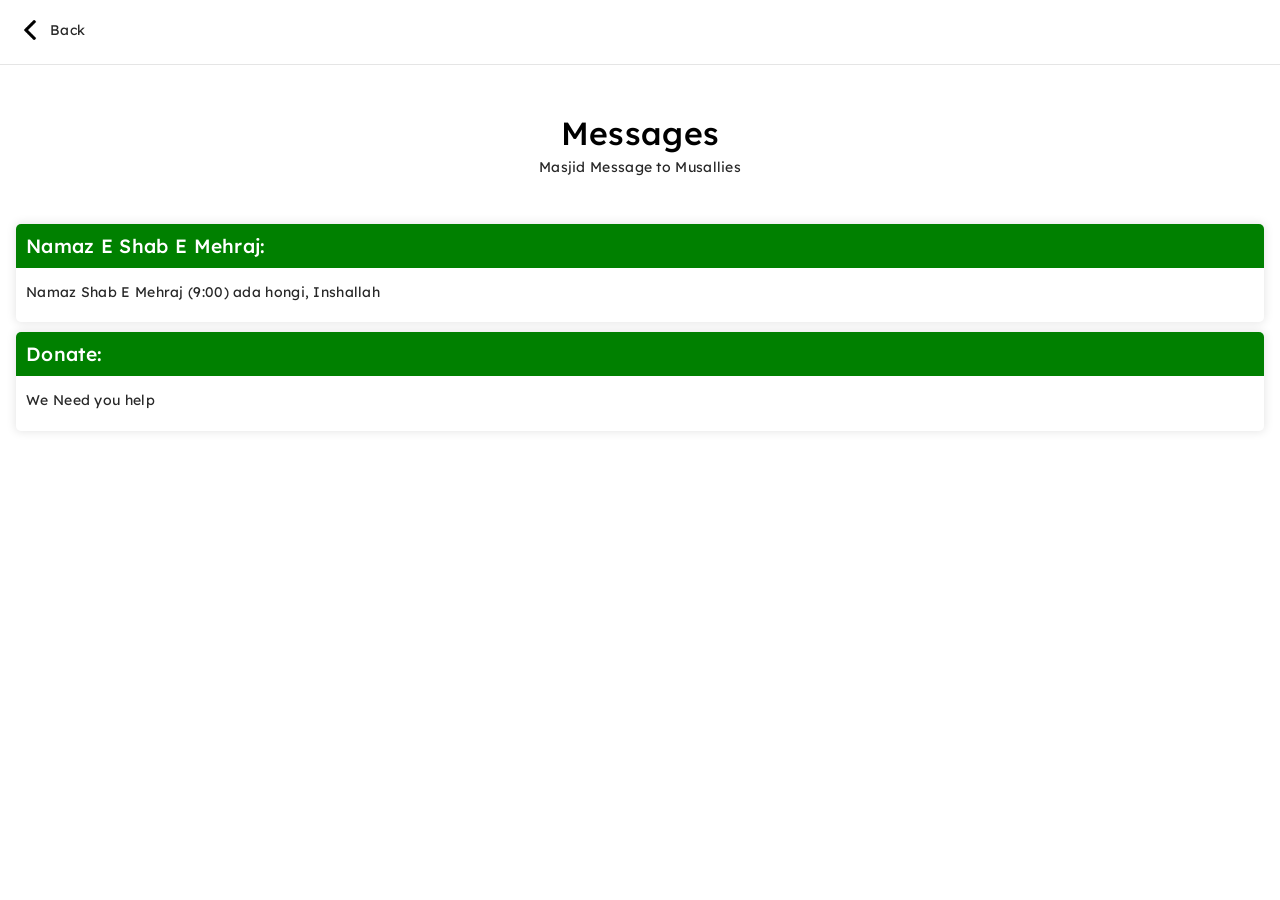
<file: messages.html>
<!DOCTYPE html>
<html lang="en">
  <head>
    <meta charset="UTF-8" />
    <meta http-equiv="X-UA-Compatible" content="IE=edge" />
    <meta
      name="viewport"
      content="width=device-width, initial-scale=1.0, maximum-scale=1.0, user-scalable=no"
    />

    <!-- favicons  -->
    <link rel="icon" href="./images/icon.png" type="image/png" />

    <!-- styles -->
    <link rel="stylesheet" href="./styles/global.css" />
    <link rel="stylesheet" href="./styles/header.css" />
    <link rel="stylesheet" href="./styles/loader.css" />
    <link rel="stylesheet" href="./styles/footer.css" />
    <link rel="stylesheet" href="./styles/donate.css" />
    <link rel="stylesheet" href="./styles/messages.css" />

    <!-- Link Swiper's CSS -->
    <link
      rel="stylesheet"
      href="https://cdn.jsdelivr.net/npm/swiper@11/swiper-bundle.min.css"
    />

    <!-- bootstrap css  -->
    <link
      rel="stylesheet"
      href="https://cdn.jsdelivr.net/npm/bootstrap-icons@1.11.3/font/bootstrap-icons.min.css"
    />

    <title>Home - Masjid Miskeen Shah</title>
  </head>
  <body>
    <div class="loader-container">
      <img src="./images/icon.png" alt="" />
      <div class="loader"></div>
    </div>

    <main>
      <header class="header">
        <a href="./" class="header-content">
          <img src="./images/icons/left-arrow.png" alt="" />
          <p>Back</p>
        </a>
      </header>

      <section class="heading">
        <h1>Messages</h1>
        <p>Masjid Message to Musallies</p>
      </section>

      <section class="notices">
        <div class="notices-content">
          <div class="notice">
            <h4>Namaz E Shab E Mehraj:</h4>
            <p>Namaz Shab E Mehraj (9:00) ada hongi, Inshallah</p>
          </div>
          <div class="notice">
            <h4>Donate:</h4>
            <p>We Need you help</p>
          </div>         
        </div>
      </section>
    </main>

    <!-- scripts  -->
    <script src="./script/header.js"></script>
    <script src="./script/loader.js"></script>
  </body>
</html>
</file>
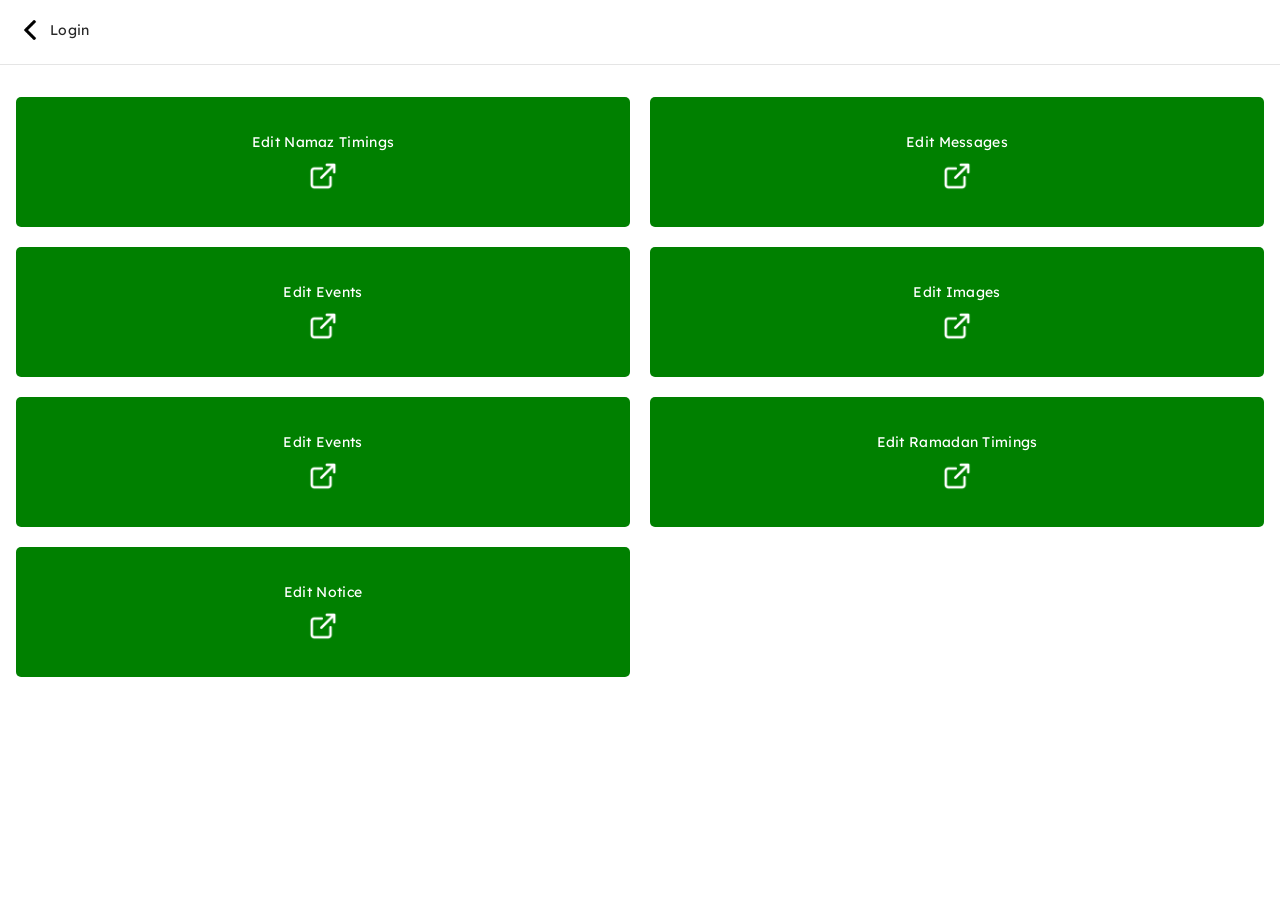
<file: portal.html>
<!DOCTYPE html>
<html lang="en">

<head>
  <meta charset="UTF-8" />
  <meta http-equiv="X-UA-Compatible" content="IE=edge" />
  <meta name="viewport" content="width=device-width, initial-scale=1.0, maximum-scale=1.0, user-scalable=no" />

  <!-- favicons  -->
  <link rel="icon" href="./images/icon.png" type="image/png" />

  <!-- styles -->
  <link rel="stylesheet" href="./styles/global.css" />
  <link rel="stylesheet" href="./styles/header.css" />
  <link rel="stylesheet" href="./styles/footer.css" />
  <link rel="stylesheet" href="./styles/loader.css" />
  <link rel="stylesheet" href="./styles/portal.css" />

  <!-- Link Swiper's CSS -->
  <link rel="stylesheet" href="https://cdn.jsdelivr.net/npm/swiper@11/swiper-bundle.min.css" />

  <!-- bootstrap css  -->
  <link rel="stylesheet" href="https://cdn.jsdelivr.net/npm/bootstrap-icons@1.11.3/font/bootstrap-icons.min.css" />

  <title>Home - Masjid Miskeen Shah</title>
</head>

<body>
  <div class="loader-container">
    <img src="./images/icon.png" alt="" />
    <div class="loader"></div>
  </div>

  <main>
    <header class="header">
      <a href="./login.html" class="header-content">
        <img src="./images/icons/left-arrow.png" alt="">
        <p>Login</p>
      </a>
    </header>


    <section class="portal">
        <div class="portal-content">
            <a href="./edit-namaz.html" class="portal__single">
                Edit Namaz Timings
                <img src="./images/icons/share.png" alt="">
            </a>
            <a href="./edit-message.html" class="portal__single">
                Edit Messages
                <img src="./images/icons/share.png" alt="">
            </a>
            <a class="portal__single">
                Edit Events
                <img src="./images/icons/share.png" alt="">
            </a>
            <a class="portal__single">
                Edit Images
                <img src="./images/icons/share.png" alt="">
            </a>
            <a class="portal__single">
                Edit Events
                <img src="./images/icons/share.png" alt="">
            </a>
            <a class="portal__single">
                Edit Ramadan Timings
                <img src="./images/icons/share.png" alt="">
            </a>
            <a class="portal__single">
                Edit Notice
                <img src="./images/icons/share.png" alt="">
            </a>
        </div>
    </section>


  </main>

  <!-- scripts  -->
  <script src="./script/header.js"></script>
  <script src="./script/loader.js"></script>
  <script src="./script/timings.js"></script>
</body>

</html>
</file>
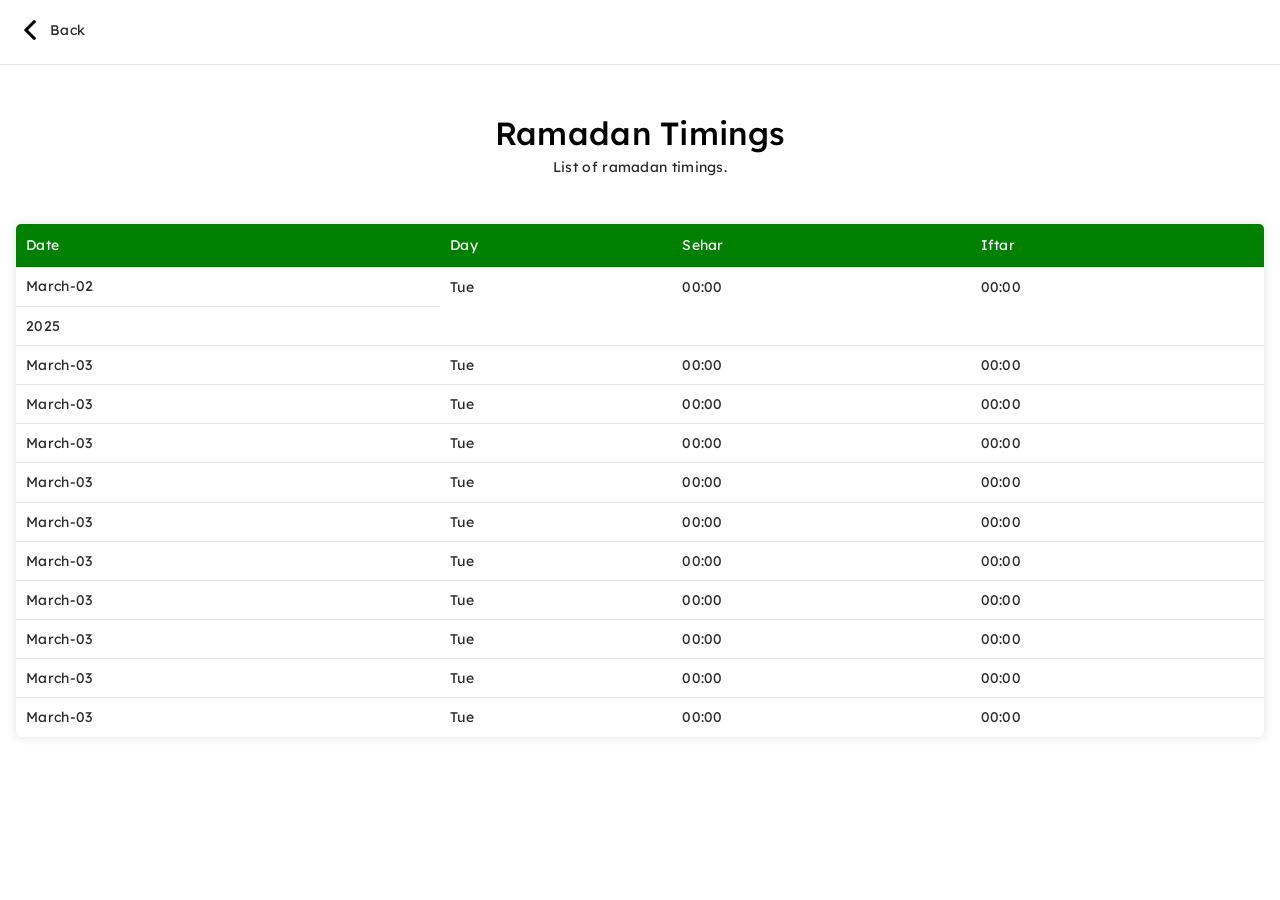
<file: ramadan.html>
<!DOCTYPE html>
<html lang="en">

<head>
    <meta charset="UTF-8" />
    <meta http-equiv="X-UA-Compatible" content="IE=edge" />
    <meta name="viewport" content="width=device-width, initial-scale=1.0, maximum-scale=1.0, user-scalable=no" />


    <!-- favicons  -->
    <link rel="icon" href="./images/icon.png" type="image/png" />

    <!-- styles -->
    <link rel="stylesheet" href="./styles/global.css" />
    <link rel="stylesheet" href="./styles/loader.css" />
    <link rel="stylesheet" href="./styles/header.css" />
    <link rel="stylesheet" href="./styles/footer.css" />
    <link rel="stylesheet" href="./styles/ramadan.css" />

    <!-- Link Swiper's CSS -->
    <link rel="stylesheet" href="https://cdn.jsdelivr.net/npm/swiper@11/swiper-bundle.min.css" />

    <!-- bootstrap css  -->
    <link rel="stylesheet" href="https://cdn.jsdelivr.net/npm/bootstrap-icons@1.11.3/font/bootstrap-icons.min.css" />

    <title>Home - Masjid Miskeen Shah</title>
</head>

<body>
    <div class="loader-container">
        <img src="./images/icon.png" alt="" />
        <div class="loader"></div>
    </div>

    <main>
        <header class="header">
            <a href="./" class="header-content">
                <img src="./images/icons/left-arrow.png" alt="">
                <p>Back</p>
            </a>
        </header>

        <section class="heading">
            <h1>Ramadan Timings</h1>
            <p>List of ramadan timings.</p>
        </section>

        <section class="timings">
            <div class="timings-content">
                <table>
                    <thead>
                        <tr>
                            <td>Date</td>
                            <td>Day</td>
                            <td>Sehar</td>
                            <td>Iftar</td>
                        </tr>
                    </thead>
                    <tbody>
                        
                        <tr>
                            <td>March-02 </td>
                            <td>Tue</td>
                            <td>00:00</td>
                            <td>00:00</td>
                        </tr>
                        <tr>
                            <td>2025</td>
                        </tr>
                        <tr>
                            <td>March-03</td>
                            <td>Tue</td>
                            <td>00:00</td>
                            <td>00:00</td>
                        </tr>
                        <tr>
                            <td>March-03</td>
                            <td>Tue</td>
                            <td>00:00</td>
                            <td>00:00</td>
                        </tr>
                        <tr>
                            <td>March-03</td>
                            <td>Tue</td>
                            <td>00:00</td>
                            <td>00:00</td>
                        </tr>
                        <tr>
                            <td>March-03</td>
                            <td>Tue</td>
                            <td>00:00</td>
                            <td>00:00</td>
                        </tr>
                        <tr>
                            <td>March-03</td>
                            <td>Tue</td>
                            <td>00:00</td>
                            <td>00:00</td>
                        </tr>
                        <tr>
                            <td>March-03</td>
                            <td>Tue</td>
                            <td>00:00</td>
                            <td>00:00</td>
                        </tr>
                        <tr>
                            <td>March-03</td>
                            <td>Tue</td>
                            <td>00:00</td>
                            <td>00:00</td>
                        </tr>
                        <tr>
                            <td>March-03</td>
                            <td>Tue</td>
                            <td>00:00</td>
                            <td>00:00</td>
                        </tr>
                        <tr>
                            <td>March-03</td>
                            <td>Tue</td>
                            <td>00:00</td>
                            <td>00:00</td>
                        </tr>
                        <tr>
                            <td>March-03</td>
                            <td>Tue</td>
                            <td>00:00</td>
                            <td>00:00</td>
                        </tr>
                       
                        

                    </tbody>
                </table>
            </div>
        </section>

       
    </main>

    <!-- scripts  -->
    <script src="./script/header.js"></script>
    <script src="./script/loader.js"></script>
</body>

</html>
</file>
<file: styles/global.css>
/* @import url('https://fonts.googleapis.com/css2?family=Archivo:ital,wght@0,100..900;1,100..900&family=Rubik:ital,wght@0,300..900;1,300..900&display=swap'); */



@import url('https://fonts.googleapis.com/css2?family=Lexend+Deca:wght@100..900&display=swap');


*{
    margin: 0;
    padding: 0;
    box-sizing: border-box;
    font-family: "Lexend Deca", serif;
}

body{
    background-color: rgb(255, 255, 255);
}

a{
    text-decoration: none;
    display: inline-block;
}

a,span,p,i,td,tr,th,table, ol,ul,li{
    font-size: 14px;
    color: #282828;
    letter-spacing: 0.3px;
    line-height: 130%;
}
ul {
    list-style: disc;
}

img{
    width: 100%;
}
h1,h2,h3,h4,h5,h6{
    letter-spacing: 0.3px;
    font-weight:500 ;
}
.heading{
    padding: 3rem 1rem 1rem 1rem;
    text-align: center;
}
.heading h1{
    font-weight: 500;
    font-size: 2rem;
    margin-bottom: 5px;
}
@media screen and (max-width: 576px) {
    .heading{
        padding: 3rem 1rem 0rem 1rem;
        text-align: center;
    }
}
</file>
<file: styles/header.css>
.header {
  padding: 20px;
  border-bottom: 1px solid rgba(0, 0, 0, 0.1);
}

.header-content {
  display: inline-flex;
  align-items: center;
  gap: 10px;
}

.header-content img {
  width: 20px;
}

.bottombar {
  background-color: green;
}


.topbar{
  padding: 10px;
  background-color: #eeeeee;
}
.topbar-content{
  display: flex;
  justify-content: center;
}

.topbar-content p:nth-child(1){
 font-weight: 500; 
}
.topbar-content p:nth-child(2){
 font-weight: 400; 
}


/* ******************* bottom bar  */


.bottombar .bottombar-content {
  max-width: 1200px;
  margin-inline: auto;
  display: flex;
  justify-content: space-between;
}
.bottombar p {
  color: white;
  padding: 8px 1rem;
}
.bottombar span {
  color: white;
}

@media screen and (max-width: 768px) {
  .header-main {
    display: none;
  }
  .header-mobile {
    display: block;
  }
  .aside {
    display: flex;
  }
}
</file>
<file: styles/loader.css>
/* HTML: <div class="loader"></div> */

.loader-container{
    width: 100%;
    height: 100dvh;
    position: fixed;
    top: 0;
    left:0;
    background-color: white;
    z-index: 99999;
    display: flex;
    flex-direction: column;
    align-items: center;
    justify-content: center;
    transition: 0.5s;
}
.loader-container img{
   width: 180px;
   margin-bottom: 1rem;
}


.loader {
    width: 45px;
    padding: 8px;
    aspect-ratio: 1;
    border-radius: 50%;
    background: green;
    --_m: 
      conic-gradient(#0000 10%,#000),
      linear-gradient(#000 0 0) content-box;
    -webkit-mask: var(--_m);
            mask: var(--_m);
    -webkit-mask-composite: source-out;
            mask-composite: subtract;
    animation: l3 1s infinite linear;
  }
  @keyframes l3 {to{transform: rotate(1turn)}}
</file>
<file: styles/footer.css>
.footer {
  padding: 1rem 1rem;
  background-color: #f2f2f2;
  /* border-top: 1px solid rgba(0, 0, 0, 0.1); */
}

.footer-content .bottom {
}
.footer-content .bottom p {
  color: #303030;
  font-size: 0.9rem;
  /* text-align: center; */
}
.footer-content .bottom a {
  color: gray;
  font-size: 0.9rem;

}
</file>
<file: styles/donate.css>
/* donate section  */


.donate{
    background-color: green;
  }
  
  .donate-content{
    padding: 4rem 2rem;
    max-width: 1200px;
    margin-inline: auto;
    display: grid;
    /* flex-direction: column; */
    grid-template-columns: 300px 1fr;
    /* align-items: center; */
    gap: 20px;
  }
  .donate-content img{
    border-radius: 10px;
  }
  .donate-content .text{
    border-radius: 10px;
  }
  .donate-content h2{
    color: white;
    margin-bottom: 10px;
    font-size: 3rem;
    font-weight: 500;
  }
  .donate-content h3{
    color: white;
    margin-bottom: 10px;
    font-size: 1.5rem;
    font-weight: 500;
  }

  .donate-content p{
    color: white;
    margin-bottom: 1rem;
    /* font-size: rem; */
  
  }
  .donate-content h5 a{
    text-align: center;
    color: white;
    margin-bottom: 10px;
    background-color: #006100;
    padding: 5px 1.5rem;
    border-radius: 15px;
    font-size: 0.8rem;
    font-weight: 500;

  
  }
  .donate-content h4 a{
    text-align: center;
    color: rgb(234, 200, 8);
    margin-bottom: 10px;
    font-weight: 500;
  }


  @media screen and (max-width:576px) {
    .donate-content{
      grid-template-columns: 1fr;
    }
  }
</file>
<file: styles/about.css>
.about {
  padding: 1rem 1rem 1rem 1rem;
}

.about-content {
  max-width: 1200px;
  margin-inline: auto;
  display: grid;
  grid-template-columns: 1fr 1fr;
  gap: 20px;
}

.about-content .left {
  display: flex;
  flex-direction: column;
}
.about-content .left h1 {
  font-size: 1.5rem;
  margin-bottom: 10px;
  font-weight: 500;
}
.about-content .left h2 {
  font-size: 1.5rem;
  font-weight: 500;
  margin-top: 1rem;
}
.about-content .left ol {
  margin-bottom: 10px;
  padding-left: 1rem;
}
.about-content .left ol > li{
  font-weight: 500;
  margin-top: 1rem;
  margin-bottom: 5px;
  
}
.about-content .left ol ul{
  padding-left: 10px;
}

.about-content .left p {
  margin-bottom: 10px;
}
.about-content .left a {
  color: white;
  background-color: green;
  padding: 10px 30px;
  border-radius: 20px;
  align-self: flex-start;
}

.about-content .right {
}

.about-content .right img {
  /* border-radius: 30px 0 30px 0; */
}

@media screen and (max-width: 768px) {
  .about-content {
    grid-template-columns: 1fr;
  }
}
@media screen and (max-width: 576px) {
}
</file>
<file: styles/compas.css>
.compass-area {
  padding: 5rem 1rem;
}

.compass {
  position: relative;
  width: 320px;
  height: 320px;
  border-radius: 50%;
  box-shadow: 0 0 15px rgba(0, 0, 0, 0.2);
  margin: auto;
}

.compass > .arrow {
  position: absolute;
  width: 0;
  height: 0;
  top: -20px;
  left: 50%;
  transform: translateX(-50%);
  border-style: solid;
  border-width: 30px 20px 0 20px;
  border-color: red transparent transparent transparent;
  z-index: 1;
}

.compass > .compass-circle,
.compass > .my-point {
  position: absolute;
  width: 90%;
  height: 90%;
  top: 50%;
  left: 50%;
  transform: translate(-50%, -50%);
  transition: transform 0.1s ease-out;
  background: url(../images/compas/direction-from-hyd.png) center no-repeat;
  background-size: contain;
}

.compass > .my-point {
  opacity: 0;
  width: 20%;
  height: 20%;
  background: rgb(8, 223, 69);
  border-radius: 50%;
  transition: opacity 0.5s ease-out;
}

.details {
  padding: 1rem 1rem;
  display: flex;
  justify-content: center;
  align-content: center;
}
.details p {
  text-align: center;
}
.details span {
  display: inline-block;
  min-width: 15px;
  height: 15px;
  border-radius: 50%;
  background-color: red;
  margin-inline: 5px;
}

.btn-area {
  text-align: center;
  padding: 1rem 1rem;
}
.start-btn {
  background-color: green;
  padding: 10px 30px;
  color: white;
  border: none;
  border-radius: 40px;
}
</file>
<file: styles/contact.css>
.form{

}

.form-content{
    padding: 2rem 1rem 3rem 1rem;
    max-width: 800px;
    margin-inline: auto;
}
.form-content .col{
    margin-bottom: 1rem;
}

.form-content label{
    display: block;
    margin-bottom: 5px;
}
.form-content input{
    width: 100%;
    height: 38px;
    padding: 0px 10px;
    outline: none;
    border-radius: 5px;
    border: 2px solid green;
}
.form-content textarea{
    width: 100%;
    height: 100px;
    padding: 10px 10px;
    outline: none;
    border-radius: 5px;
    border: 2px solid green;   
}
.form-content input[type='checkbox']{
    display: inline-block;
    height: 15px;
    width: auto;
}
.form-content span{
    margin-right: 8px;
    font-size: 0.9rem;
}

.form-content .btn button{
    padding: 10px 2rem;
    border: none;
    background-color: green;
    color: white;
    border-radius: 25px;
    cursor: pointer;
}
</file>
<file: styles/edit-message.css>
.messages{
    padding: 2rem 1rem 2rem;
}

.messages-content{

}
.messages-content .message__single{
    border-radius:5px;
    box-shadow: 0px 0px 10px 1px rgba(0, 0, 0, 0.1);
    overflow: hidden;
    border-radius: 5px;
    margin-bottom: 10px;
}
.messages-content .message__single p{
    /* color: white; */
    margin-bottom: 5px;
    padding: 10px 10px 1rem;
}
.messages-content .message__single h4{
 /* color: white; */
    /* text-align: center; */
    margin-bottom: 5px;
    font-size: 1.2rem;
    font-weight: 500;
    background-color: green;
    color: white;
    padding: 10px;
}
.messages-content .message__single a{
  display: inline-block;
  padding: 0 10px 10px;
}
.messages-content .message__single img{
    display: inline-block;
    width: 30px;   
}


.add-message{
    padding: 2rem 1rem 2rem;
}

.add-message-content{
    display: flex;
    flex-direction: column;
    gap: 0px;
}
.add-message-content h3{
   font-size: 1.4rem;
   font-weight: 500;
   margin-bottom: 5px;
}
.add-message-content input{
    height: 35px;
    width: 100%;
    outline: none;
    border: 2px solid green;
    border-radius: 0px;
    padding-inline: 10px;
    margin-bottom: 10px;
}
.add-message-content textarea{
    height: 100px;
    width: 100%;
    outline: none;
    border: 2px solid green;
    border-radius: 0px;
    padding: 10px;
    margin-bottom: 10px;
}
.add-message-content button{
    width: 100%;
    border: none;
    background-color: green;
    border-radius: 0px;
    padding: 10px;
    color: white;
    margin-bottom: 10px;
    font-size: 1rem;
}
</file>
<file: styles/edit-namaz.css>
.salah {
  /* background-color: #f1f1f1; */
  padding: 2rem 1rem;
}

.salah-content {
  max-width: 800px;
  margin-inline: auto;
}

.salah-content h3 {
  font-weight: 500;
  font-size: 1.2rem;
  margin-bottom: 5px;
}
.salah-content .col {
  margin-bottom: 10px;
  display: grid;
  grid-template-columns: 1fr 1fr;
  gap: 20px;
}
.salah-content .col label {
  display: block;
  margin-bottom: 5px;
  color: #666666;
}
.salah-content .col input {
  height: 35px;
  width: 100%;
  outline: none;
  border: 2px solid green;
  border-radius: 0px;
  padding-inline: 10px;
}
.salah-content .update {
  display: flex;
  justify-content: center;
}
.salah-content button {
  padding: 10px 30px;
  margin-top: 2rem;
  background-color: green;
  color: white;
  border: none;
  border-radius: 20px;
  cursor: pointer;
}
</file>
<file: styles/events.css>
.events{
    padding: 2rem 1rem 2rem;
}

.events-content{

}

.events-content .event__single{
    box-shadow: 0px 0px 10px 1px rgba(0, 0, 0, 0.1);
    border-radius: 5px;
    overflow: hidden;
    margin-bottom: 10px;
}


.events-content .event__single h4{
    margin-bottom: 5px;
    font-size: 1.2rem;
    font-weight: 500;
    background-color: green;
    color: white;
    padding: 10px;
}
.events-content .event__single p{
    padding: 10px;
    
}
.events-content .event__single span{
    padding: 10px;
    text-align: right;
    display: block;
}
</file>
<file: styles/gallery.css>
/* gallery section  */

.gallery {
    padding: 1rem 1rem;
  }
  .gallery-content {
    max-width: 1200px;
    margin-inline: auto;
    display: grid;
    grid-template-columns: 1fr 1fr 1fr;
    gap: 10px;
    margin-bottom: 1rem;
  }
  
  .gallery-content .image img {
    height: 100%;
    object-fit: cover;
    transition: 0.3s;
    /* border-radius: 5px; */
  }
  
  .gallery-content .image img:hover {
    /* opacity: 0.6; */
    /* filter: saturate(0); */
    scale: 1.05;
  }
  .gallery-content .image {
    height: 300px;
    overflow: hidden;
  }
  
  .gallery a {
    color: white;
    background-color: green;
    padding: 10px 30px;
    border-radius: 20px;
    position: relative;
    left: 50%;
    transform: translateX(-50%);
  }
  
  @media screen and (max-width: 768px) {
    .gallery-content {
      grid-template-columns: 1fr 1fr;
    }
  }
  @media screen and (max-width: 576px) {
    .gallery-content {
      grid-template-columns: 1fr;
    }
  }
</file>
<file: styles/login.css>
.login{
    padding: 4rem 1rem;
}

.login-content{
    max-width: 400px;
    margin-inline: auto;
}

.sign .login-card {
    background: white;
    border-radius: 20px;
    padding: 3rem 2rem;
    width: 100%;
    max-width: 420px;
    box-shadow: 0 20px 40px rgba(0, 0, 0, 0.08);
}

.brand {
    text-align: center;
    margin-bottom: 2rem;
}

.brand-logo {
    width: 50px;
    height: 50px;
    background: #000;
    border-radius: 50%;
    margin: 0 auto 1rem;
}

.brand h1 {
    font-size: 1.75rem;
    color: #1a1a1a;
    margin-bottom: 0.5rem;
}

.brand p {
    color: #666;
    font-size: 0.95rem;
}

.form-group {
    margin-bottom: 1.5rem;
    position: relative;
}

.form-group label {
    display: block;
    margin-bottom: 0.5rem;
    color: #333;
    font-size: 0.9rem;
    font-weight: 500;
}

.form-group input {
    width: 100%;
    padding: 0.8rem 1rem;
    border: 2px solid #e1e1e1;
    border-radius: 12px;
    font-size: 1rem;
    transition: all 0.3s ease;
}

.form-group input:focus {
    outline: none;
    border-color: #000;
    box-shadow: 0 0 0 4px rgba(0, 0, 0, 0.1);
}

.remember-forgot {
    display: flex;
    justify-content: space-between;
    align-items: center;
    margin-bottom: 1.5rem;
}

.remember-me {
    display: flex;
    align-items: center;
    gap: 0.5rem;
}

.remember-me input[type="checkbox"] {
    width: 16px;
    height: 16px;
    border-radius: 4px;
}

.remember-me label {
    color: #666;
    font-size: 0.9rem;
}

.forgot-password {
    color: #000;
    text-decoration: none;
    font-size: 0.9rem;
    font-weight: 500;
}

.login-btn {
    width: 100%;
    padding: 1rem;
    background: green;
    color: white;
    border: none;
    border-radius: 12px;
    font-size: 1rem;
    font-weight: 600;
    cursor: pointer;
    transition: all 0.3s ease;
}

.login-btn:hover {
    background: #333;
    transform: translateY(-2px);
}

.login-btn:active {
    transform: translateY(0);
}

.social-login {
    margin-top: 2rem;
    text-align: center;
}

.social-login p {
    color: #666;
    font-size: 0.9rem;
    margin-bottom: 1rem;
    position: relative;
}

.social-login p::before,
.social-login p::after {
    content: "";
    position: absolute;
    top: 50%;
    width: 45%;
    height: 1px;
    background: #e1e1e1;
}

.social-login p::before {
    left: 0;
}

.social-login p::after {
    right: 0;
}

.social-buttons {
    display: flex;
    gap: 1rem;
    justify-content: center;
}

.social-btn {
    width: 50px;
    height: 50px;
    border: 2px solid #e1e1e1;
    border-radius: 12px;
    display: flex;
    align-items: center;
    justify-content: center;
    cursor: pointer;
    transition: all 0.3s ease;
}

.social-btn:hover {
    border-color: #000;
    background: #f5f5f5;
}

.signup-link {
    text-align: center;
    margin-top: 1.5rem;
}
up-link a {
    color: #000;
    text-decoration: none;
    font-weight: 600;
}

.signup-link a:hover {
    text-decoration: underline;
}

.error {
    color: #dc3545;
    font-size: 0.85rem;
    margin-top: 0.5rem;
    display: none;
}

@keyframes shake {
    0%, 100% { transform: translateX(0); }
    20%, 60% { transform: translateX(-5px); }
    40%, 80% { transform: translateX(5px); }
}

.shake {
    animation: shake 0.5s ease;
}
</file>
<file: styles/messages.css>
/* ************* notices  */

.notices {
  padding: 2rem 1rem 1rem;
}
.notices-content {
  border-radius:5px;
}
.notices-content .notice {
  /* background-color: #f2f2f2; */
  box-shadow: 0px 0px 10px 1px rgba(0, 0, 0, 0.1);
  overflow: hidden;
  border-radius: 5px;
  margin-bottom: 10px;
}
.notices-content .notice p {
  /* color: white; */
  margin-bottom: 5px;
  padding: 10px 10px 1rem;
}
.notices-content .notice h4 {
  /* color: white; */
  /* text-align: center; */
  margin-bottom: 5px;
  font-size: 1.2rem;
  font-weight: 500;
  background-color: green;
  color: white;
  padding: 10px;
}
</file>
<file: styles/portal.css>
.portal{
    padding: 2rem 1rem 2rem;
}
.portal-content{
    display: grid;
    grid-template-columns: 1fr 1fr;
    gap: 20px;
}

.portal-content .portal__single{
    background-color: green;
    color: white;
    text-align: center;
    padding: 10px;
    border-radius: 5px;
    height: 130px;
    display: flex;
    justify-content: center;
    flex-direction: column;
    align-items: center;
    gap: 10px;
}
.portal-content .portal__single img{
   width: 30px;
}
.portal-content .portal__single p{
    font-size: 0.9rem;
}
.portal-content .portal__single:hover{
    opacity: 0.5;
}
</file>
<file: styles/ramadan.css>
/* **************** timgins  */

.timings {
    padding: 2rem 1rem 2rem;
  }
  
  .timings-content {
  }
  .timings-content table {
    width: 100%;
    border-collapse: collapse;
    border-radius: 5px;
    overflow: hidden;
    box-shadow: 0px 0px 10px 1px rgba(0, 0, 0, 0.1);
  }
  .timings-content table thead {
    text-align: left;
    background-color: green;
  }
  .timings-content table thead td {
    color: white;
    padding: 12px 10px;
    border: none;
  }
  .timings-content table tbody td {
    padding: 10px 10px;
    border-top: 1px solid rgba(0, 0, 0, 0.1);
  }
</file>
